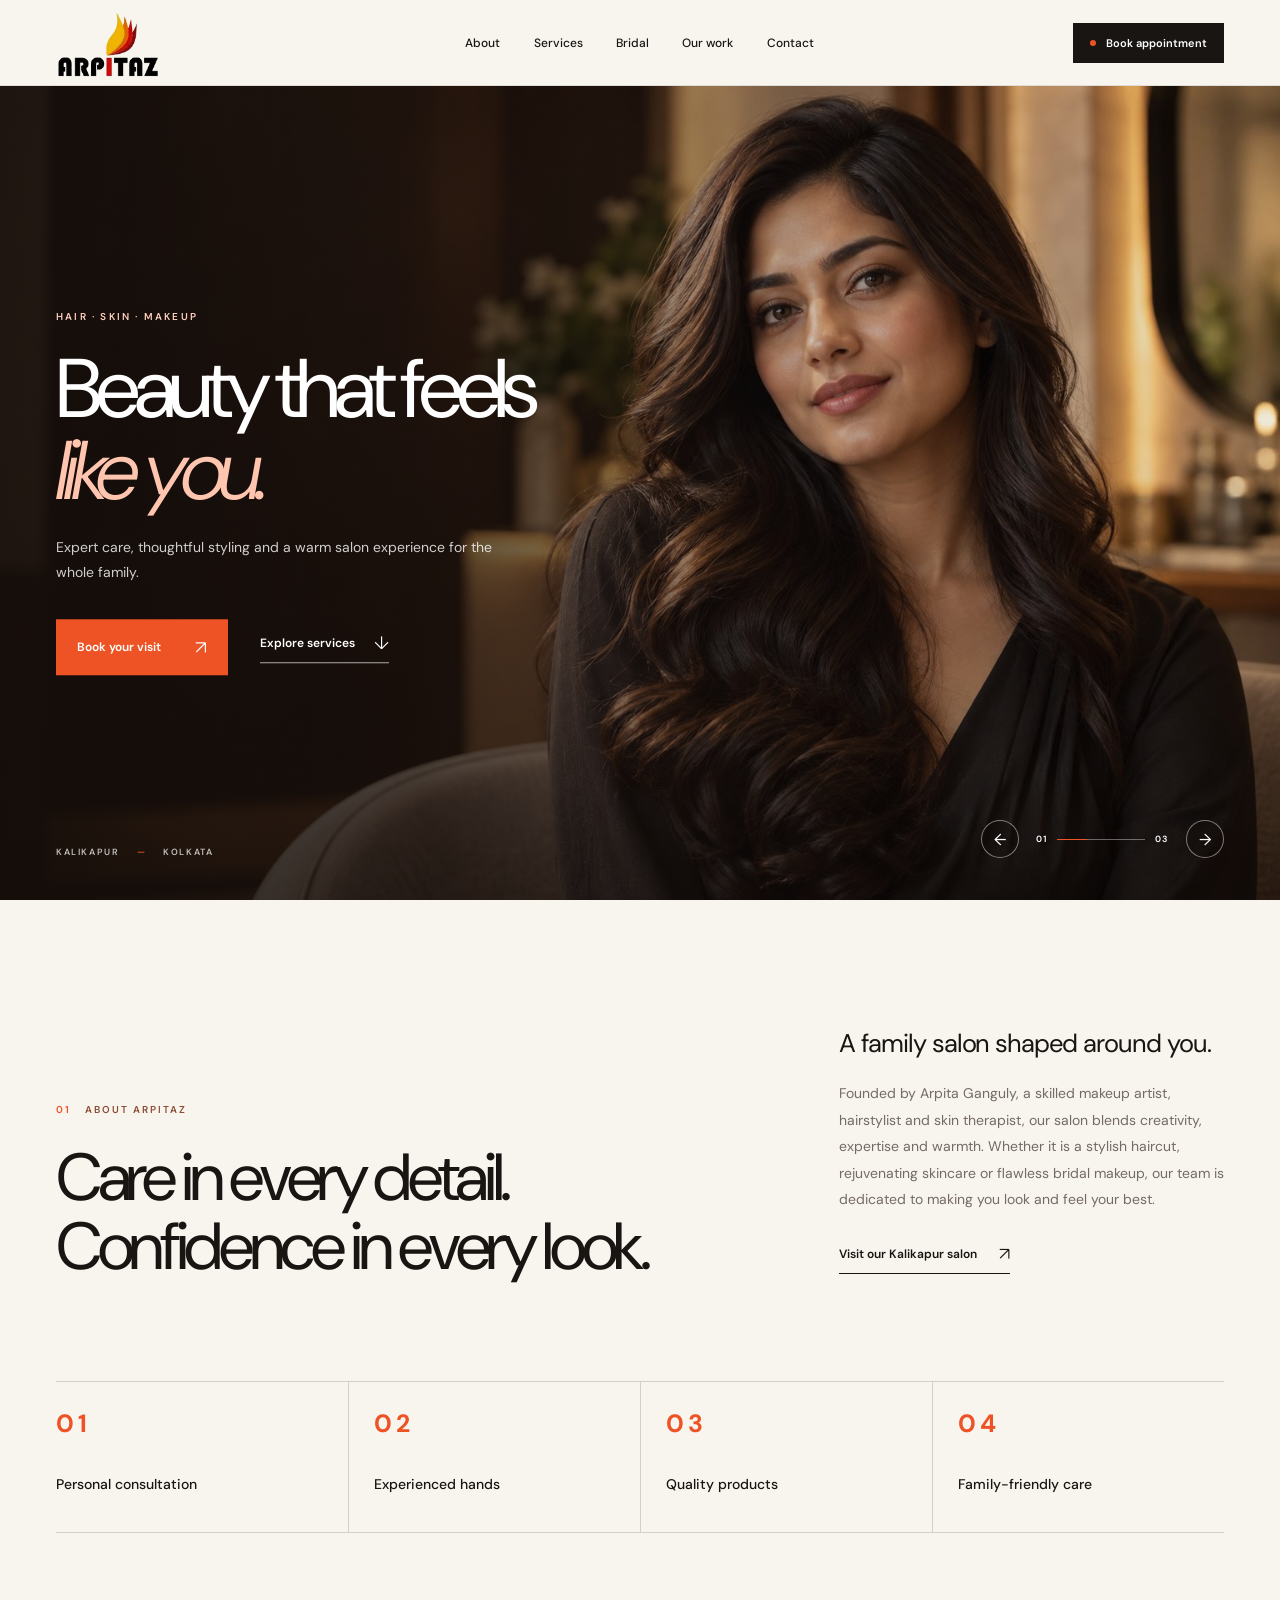
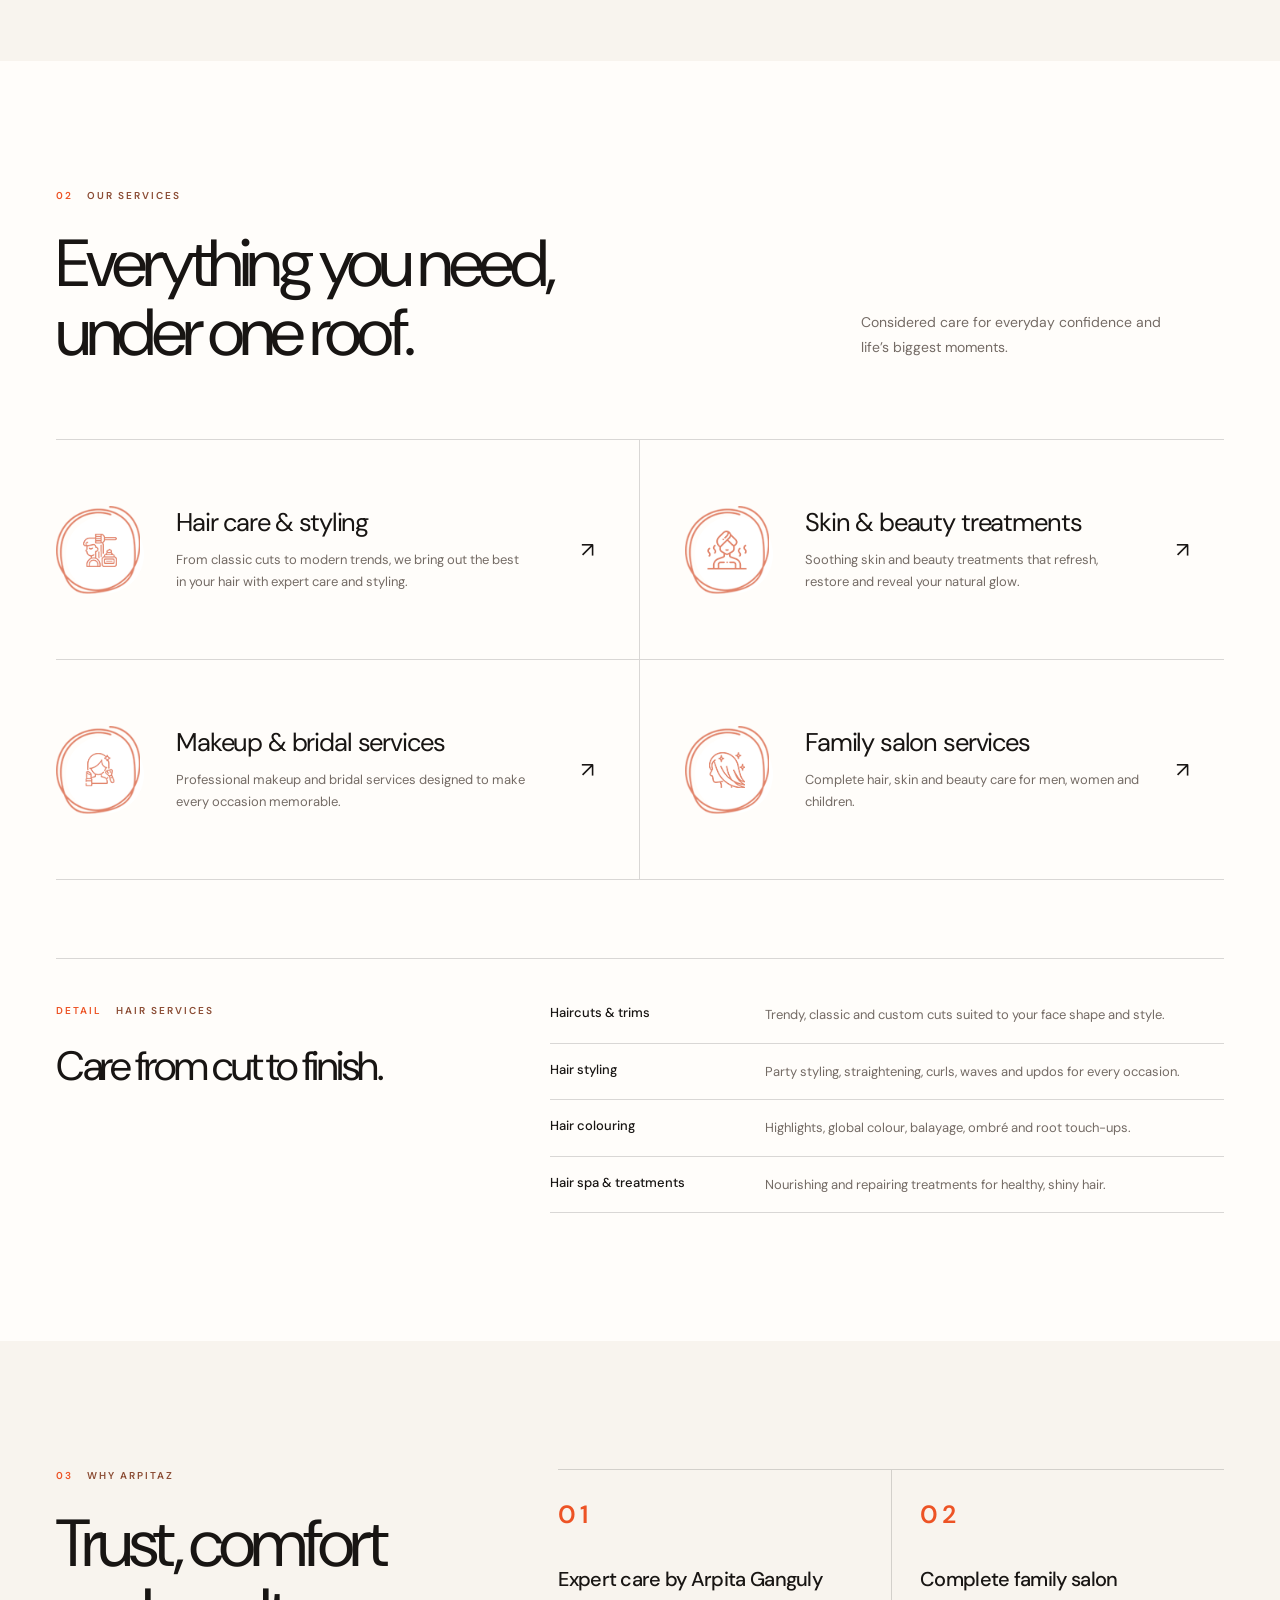
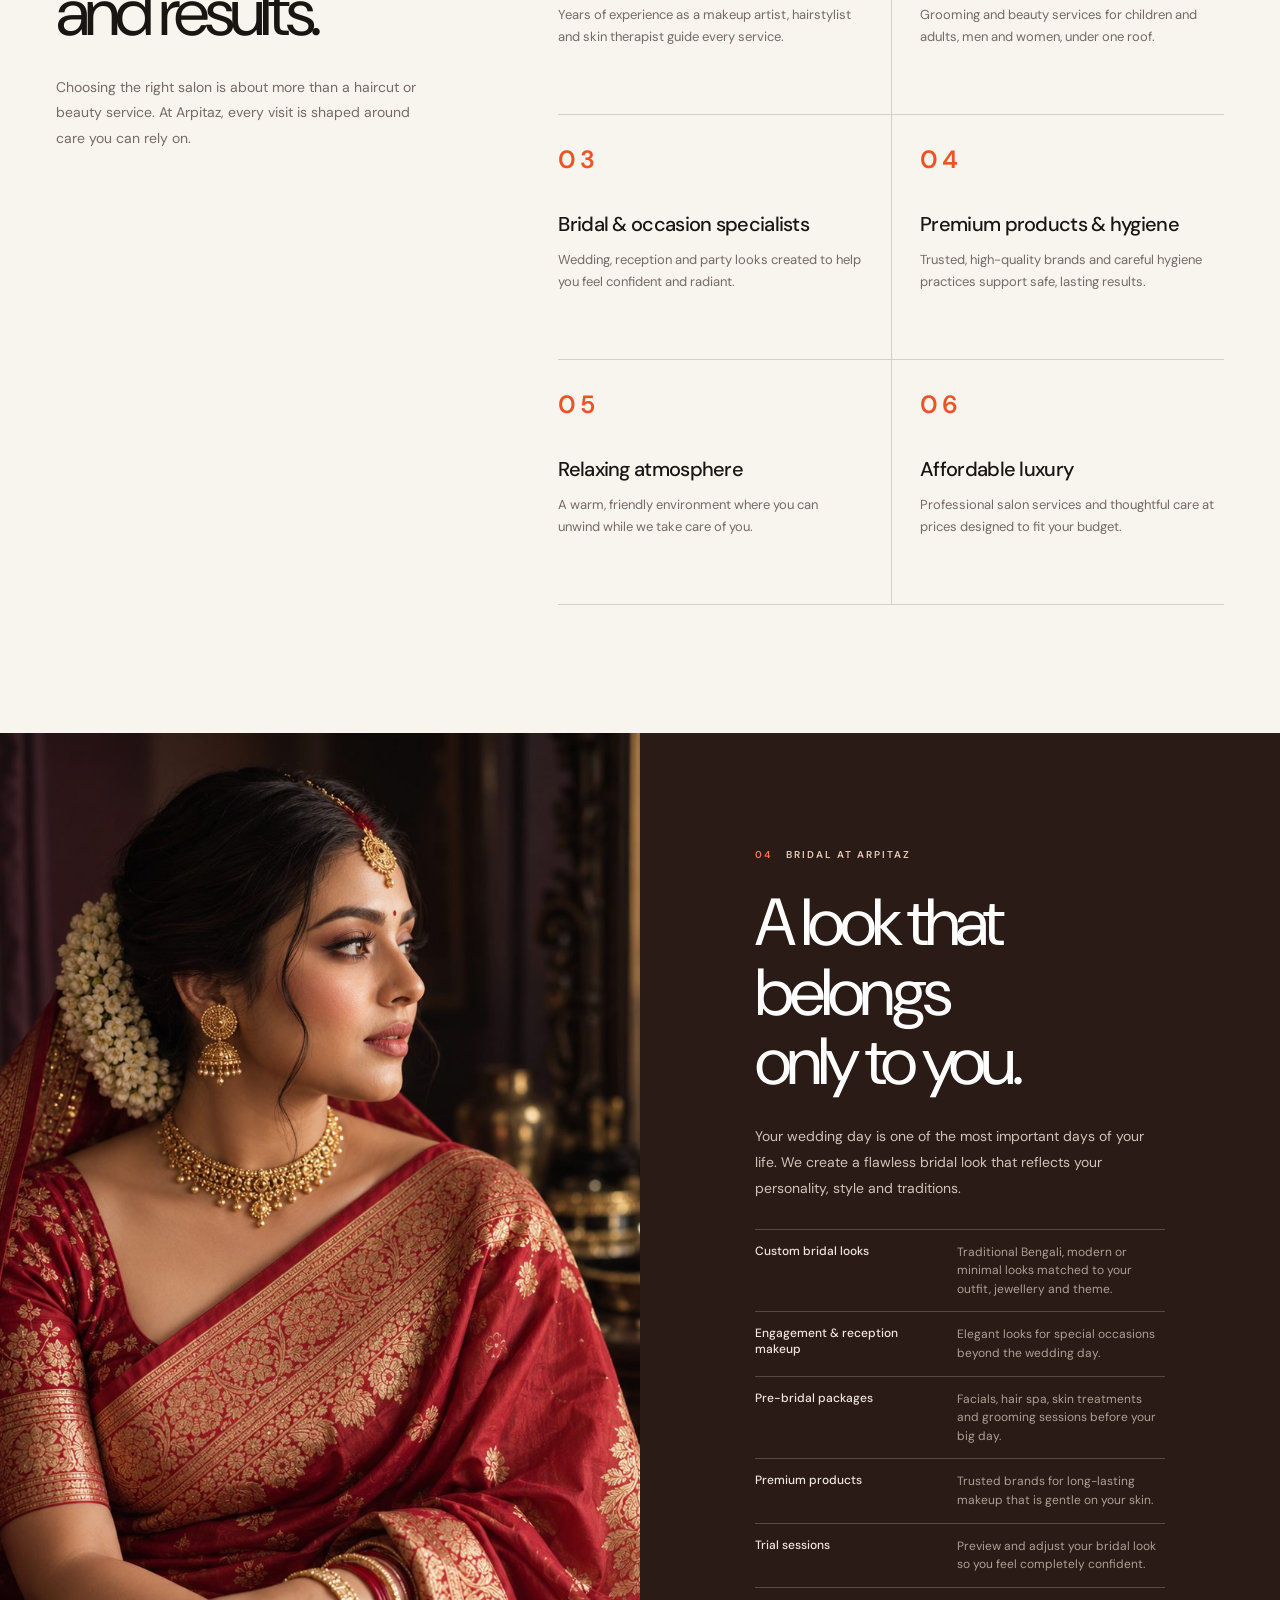
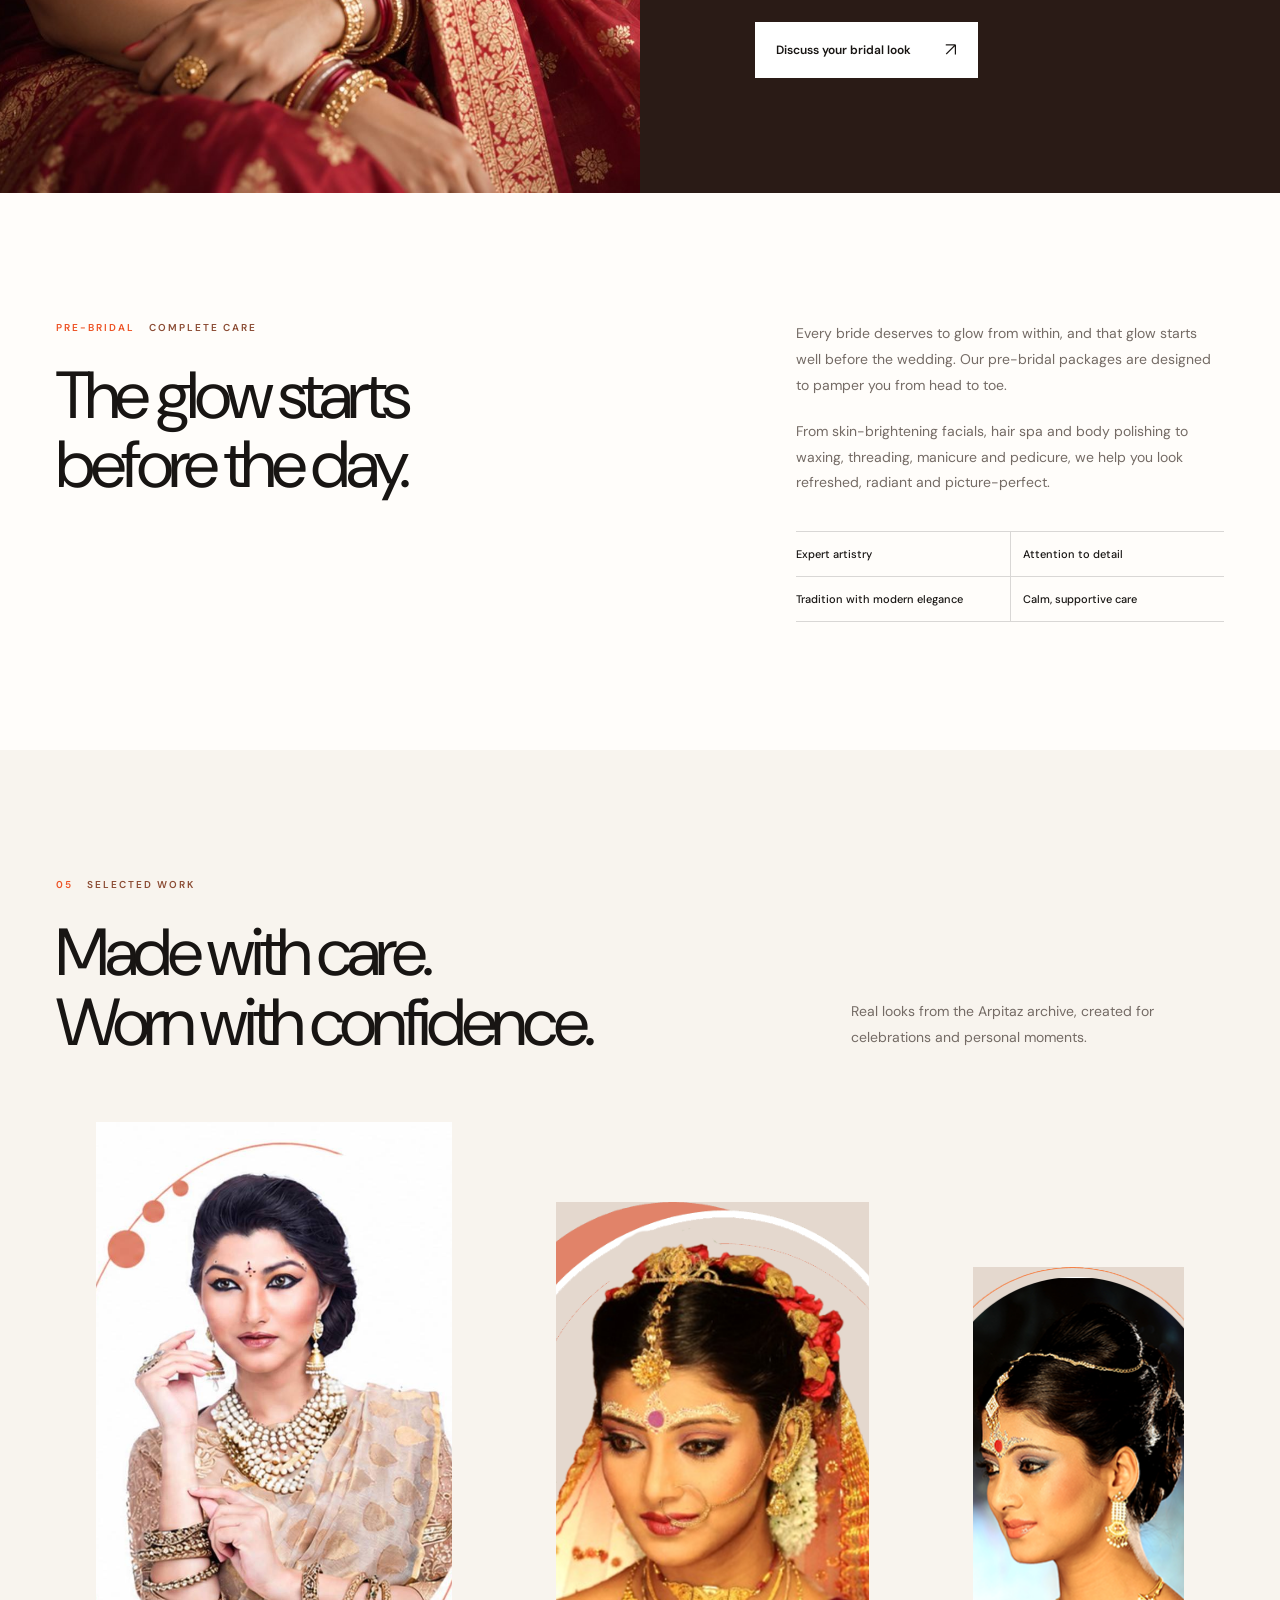
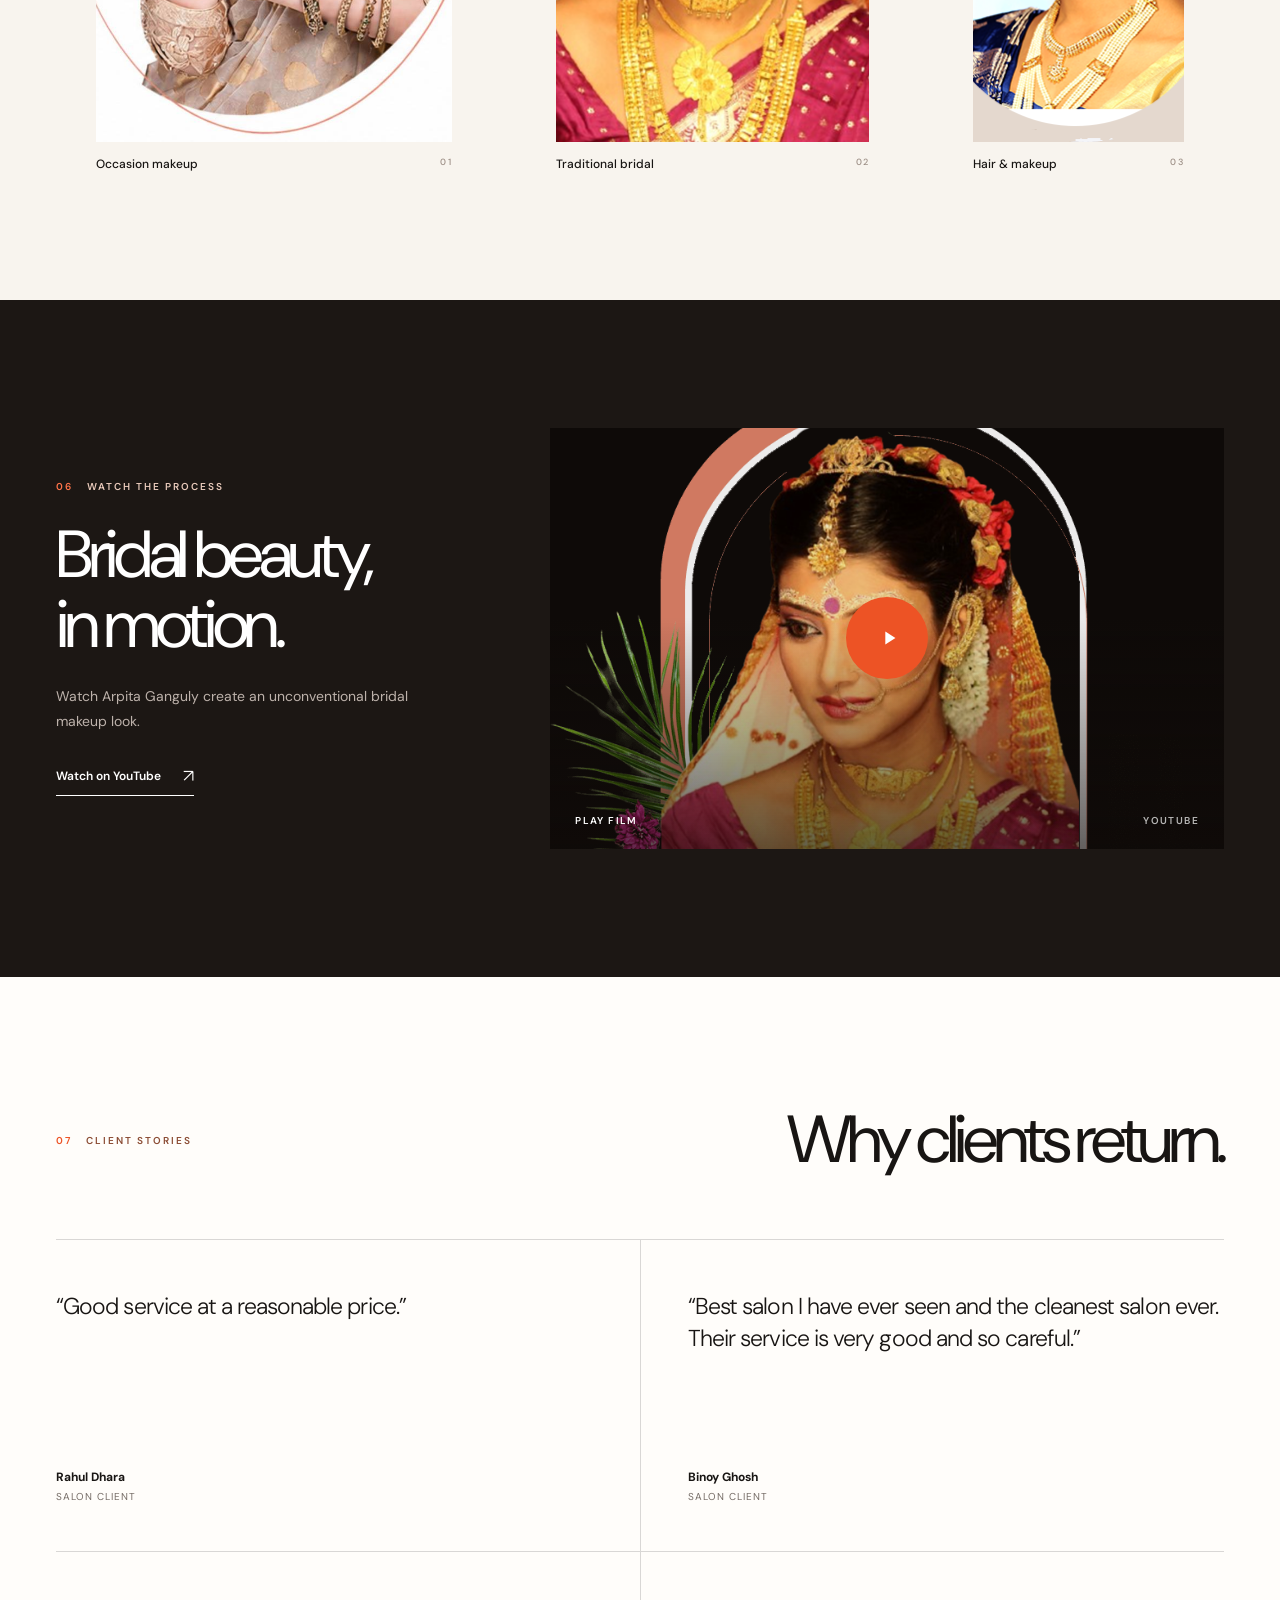
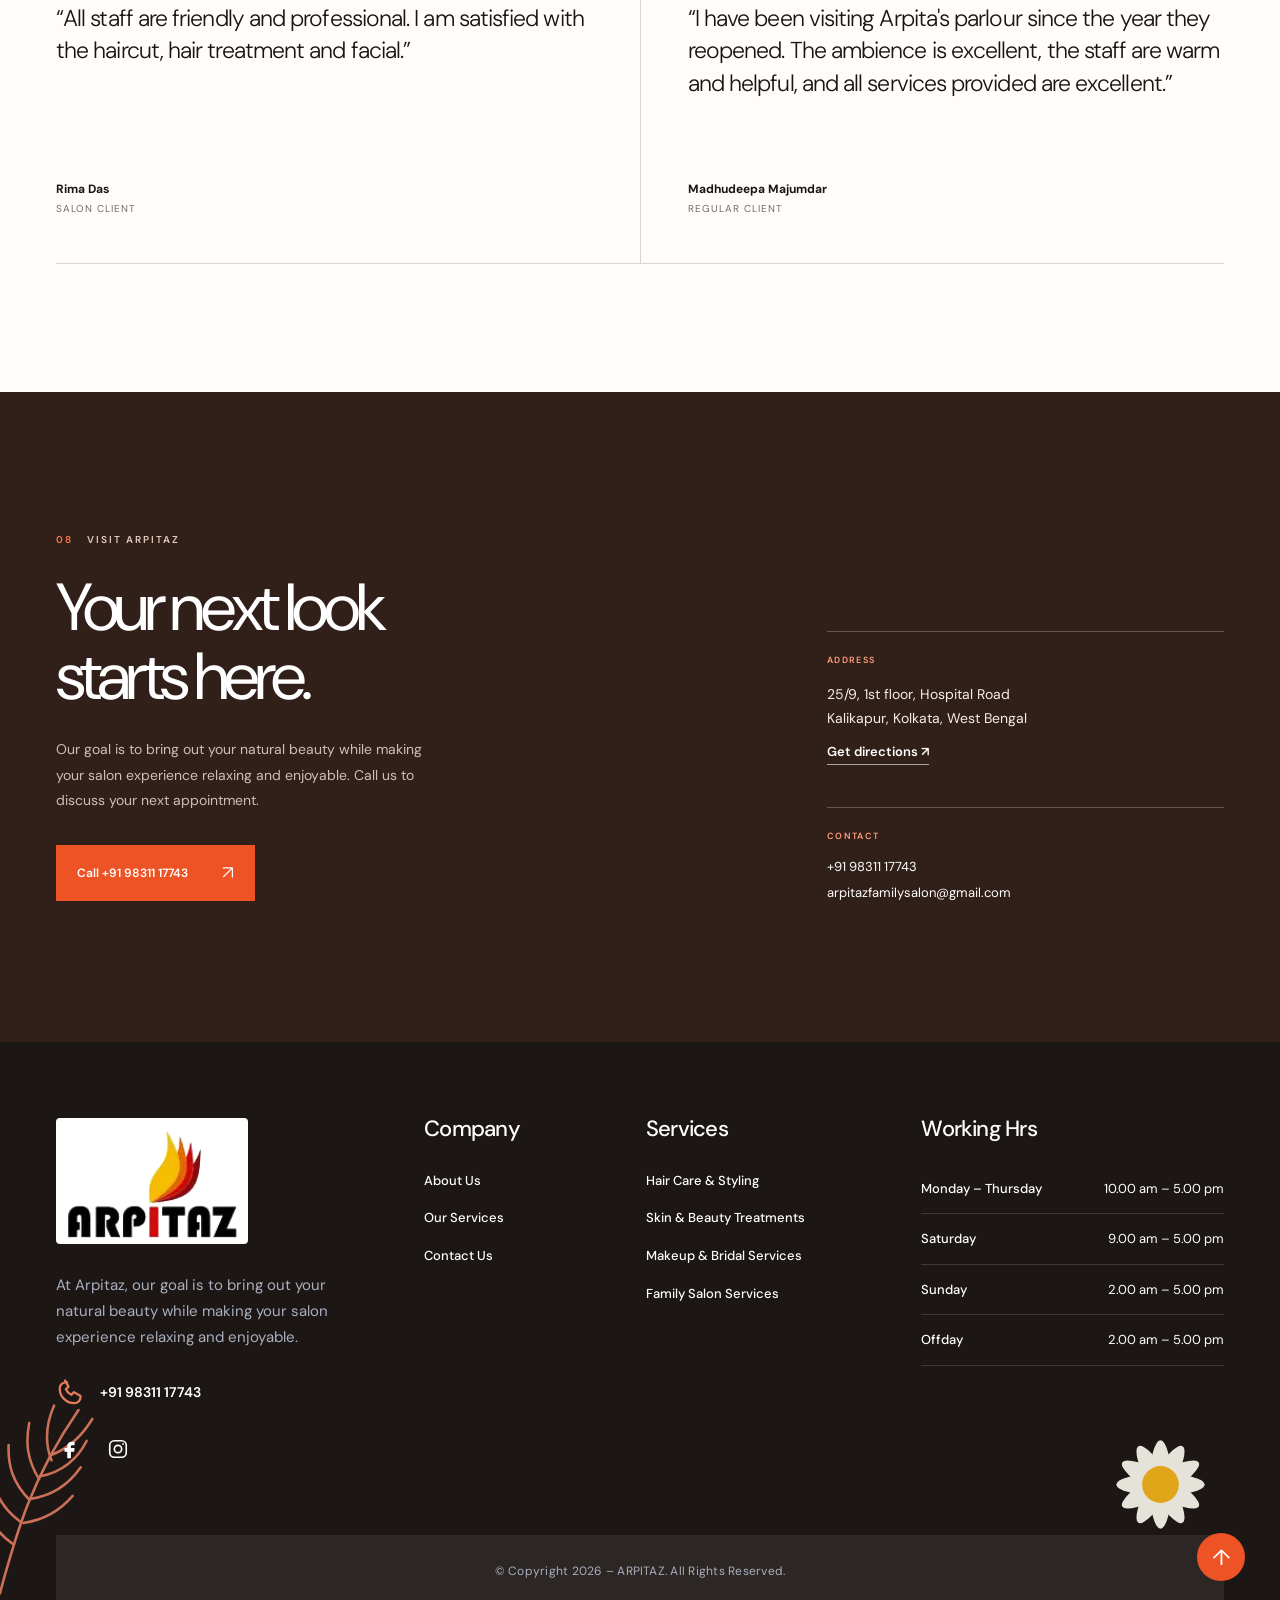
<file: index.html>
<!doctype html>
<html lang="en">
  <head>
    <meta charset="utf-8" />
    <meta name="viewport" content="width=device-width, initial-scale=1" />
    <meta name="theme-color" content="#f8f4ee" />
    <meta name="description" content="Arpitaz Hair & Beauty Family Salon in Kalikapur, Kolkata. Expert hair, skin, makeup and bridal services led by Arpita Ganguly." />
    <meta property="og:type" content="website" />
    <meta property="og:title" content="Arpitaz | Hair & Beauty Family Salon" />
    <meta property="og:description" content="Expert hair, skin, makeup and bridal care in Kalikapur, Kolkata." />
    <title>Arpitaz | Hair & Beauty Family Salon in Kolkata</title>
    <link rel="icon" type="image/svg+xml" href="assets/favicon.svg" />
    <link rel="preload" as="image" href="assets/hero.jpg" />
    <link rel="preconnect" href="https://fonts.googleapis.com" />
    <link rel="preconnect" href="https://fonts.gstatic.com" crossorigin />
    <link href="https://fonts.googleapis.com/css2?family=DM+Sans:ital,opsz,wght@0,9..40,300;0,9..40,400;0,9..40,500;0,9..40,600;1,9..40,400&display=swap" rel="stylesheet" />
    <link rel="stylesheet" href="https://cdnjs.cloudflare.com/ajax/libs/animate.css/3.7.2/animate.min.css" />
    <link rel="stylesheet" href="styles.css" />
    <script src="script.js" defer></script>
    <script src="https://cdnjs.cloudflare.com/ajax/libs/wow/1.1.2/wow.min.js" defer></script>
  </head>
  <body>
    <a class="skip-link" href="#main">Skip to content</a>

    <header class="site-header" id="site-header">
      <div class="header-inner">
        <a class="brand" href="#home" aria-label="Arpitaz Hair and Beauty Family Salon, home">
          <img src="assets/heade-logo.webp" alt="Arpitaz" width="168" height="104" />
        </a>

        <button class="menu-toggle" id="menu-toggle" type="button" aria-label="Open menu" aria-controls="site-nav" aria-expanded="false">
          <span></span><span></span>
        </button>

        <nav class="site-nav" id="site-nav" aria-label="Main navigation">
          <a href="about-us.html">About</a>
          <a href="#services">Services</a>
          <a href="#bridal">Bridal</a>
          <a href="#work">Our work</a>
          <a href="contact.html">Contact</a>
        </nav>

        <a class="header-cta" href="tel:+919831117743"><span></span> Book appointment</a>
      </div>
    </header>

    <main id="main">
      <section class="hero" id="home" aria-label="Arpitaz salon highlights">
        <div class="hero-slider" id="hero-slider">
          <article class="hero-slide is-active" data-slide aria-hidden="false">
            <img src="assets/hero.jpg" alt="Elegant hair styling and natural makeup" width="1536" height="1024" fetchpriority="high" />
            <div class="hero-overlay"></div>
            <div class="hero-copy section-shell">
              <p class="hero-kicker">HAIR · SKIN · MAKEUP</p>
              <h1>Beauty that feels<br /><em>like you.</em></h1>
              <p>Expert care, thoughtful styling and a warm salon experience for the whole family.</p>
              <div class="hero-actions">
                <a class="button button-accent" href="tel:+919831117743">Book your visit <span aria-hidden="true">↗</span></a>
                <a class="hero-text-link" href="#services">Explore services <span aria-hidden="true">↓</span></a>
              </div>
            </div>
          </article>

          <article class="hero-slide" data-slide aria-hidden="true" inert>
            <img src="assets/bridal.jpg" alt="Traditional Bengali bridal makeup and styling" width="1122" height="1402" />
            <div class="hero-overlay"></div>
            <div class="hero-copy section-shell">
              <p class="hero-kicker">BRIDAL & OCCASION</p>
              <h2>Made for your<br /><em>most beautiful day.</em></h2>
              <p>Personal bridal makeup and styling designed around your features, outfit and traditions.</p>
              <div class="hero-actions">
                <a class="button button-accent" href="tel:+919831117743">Enquire for bridal <span aria-hidden="true">↗</span></a>
                <a class="hero-text-link" href="#bridal">View bridal care <span aria-hidden="true">↓</span></a>
              </div>
            </div>
          </article>

          <article class="hero-slide" data-slide aria-hidden="true" inert>
            <img src="assets/hair.jpg" alt="Professional stylist arranging softly waved hair" width="1122" height="1402" />
            <div class="hero-overlay"></div>
            <div class="hero-copy section-shell">
              <p class="hero-kicker">HAIR CARE & STYLING</p>
              <h2>Good hair begins<br /><em>with good care.</em></h2>
              <p>From everyday cuts to colour, treatments and occasion styling, every look starts with listening.</p>
              <div class="hero-actions">
                <a class="button button-accent" href="tel:+919831117743">Plan your look <span aria-hidden="true">↗</span></a>
                <a class="hero-text-link" href="#services">See all services <span aria-hidden="true">↓</span></a>
              </div>
            </div>
          </article>
        </div>

        <div class="slider-controls" aria-label="Banner controls">
          <button class="slider-arrow" type="button" aria-label="Previous banner" data-slider-prev>←</button>
          <div class="slider-status" aria-hidden="true"><span data-slide-number>01</span><span class="slider-track"><i data-slider-progress></i></span><span>03</span></div>
          <button class="slider-arrow" type="button" aria-label="Next banner" data-slider-next>→</button>
        </div>

        <div class="hero-location"><span>KALIKAPUR</span><span>KOLKATA</span></div>
      </section>

      <section class="intro section-pad" id="about" aria-labelledby="about-title">
        <div class="section-shell intro-layout">
          <div class="intro-title wow fadeInUp" data-wow-duration="0.8s">
            <p class="eyebrow"><span>01</span> ABOUT ARPITAZ</p>
            <h2 id="about-title">Care in every detail.<br />Confidence in every look.</h2>
          </div>
          <div class="intro-copy wow fadeInUp" data-wow-delay="0.12s" data-wow-duration="0.8s">
            <p class="lead">A family salon shaped around you.</p>
            <p>Founded by Arpita Ganguly, a skilled makeup artist, hairstylist and skin therapist, our salon blends creativity, expertise and warmth. Whether it is a stylish haircut, rejuvenating skincare or flawless bridal makeup, our team is dedicated to making you look and feel your best.</p>
            <a class="line-link" href="#contact">Visit our Kalikapur salon <span aria-hidden="true">↗</span></a>
          </div>
        </div>

        <div class="section-shell values wow fadeInUp" data-wow-delay="0.1s" data-wow-duration="0.8s" aria-label="What to expect">
          <div><strong>01</strong><span>Personal consultation</span></div>
          <div><strong>02</strong><span>Experienced hands</span></div>
          <div><strong>03</strong><span>Quality products</span></div>
          <div><strong>04</strong><span>Family-friendly care</span></div>
        </div>
      </section>

      <section class="services section-pad" id="services" aria-labelledby="services-title">
        <div class="section-shell">
          <div class="section-heading wow fadeInUp" data-wow-duration="0.8s">
            <p class="eyebrow"><span>02</span> OUR SERVICES</p>
            <h2 id="services-title">Everything you need,<br />under one roof.</h2>
            <p>Considered care for everyday confidence and life’s biggest moments.</p>
          </div>

          <div class="service-grid">
            <a class="service-item wow fadeInUp" data-wow-duration="0.7s" href="#contact">
              <img src="assets/heair-care.png" alt="" width="113" height="113" loading="lazy" />
              <div><h3>Hair care & styling</h3><p>From classic cuts to modern trends, we bring out the best in your hair with expert care and styling.</p></div>
              <span class="item-arrow" aria-hidden="true">↗</span>
            </a>
            <a class="service-item wow fadeInUp" data-wow-delay="0.05s" data-wow-duration="0.7s" href="#contact">
              <img src="assets/feature2.png" alt="" width="113" height="113" loading="lazy" />
              <div><h3>Skin & beauty treatments</h3><p>Soothing skin and beauty treatments that refresh, restore and reveal your natural glow.</p></div>
              <span class="item-arrow" aria-hidden="true">↗</span>
            </a>
            <a class="service-item wow fadeInUp" data-wow-delay="0.1s" data-wow-duration="0.7s" href="#bridal">
              <img src="assets/Makeup-Bridal.png" alt="" width="113" height="113" loading="lazy" />
              <div><h3>Makeup & bridal services</h3><p>Professional makeup and bridal services designed to make every occasion memorable.</p></div>
              <span class="item-arrow" aria-hidden="true">↗</span>
            </a>
            <a class="service-item wow fadeInUp" data-wow-delay="0.15s" data-wow-duration="0.7s" href="#contact">
              <img src="assets/feature3.png" alt="" width="113" height="113" loading="lazy" />
              <div><h3>Family salon services</h3><p>Complete hair, skin and beauty care for men, women and children.</p></div>
              <span class="item-arrow" aria-hidden="true">↗</span>
            </a>
          </div>

          <div class="hair-detail wow fadeInUp" data-wow-duration="0.8s">
            <div><p class="eyebrow"><span>DETAIL</span> HAIR SERVICES</p><h3>Care from cut to finish.</h3></div>
            <ul>
              <li><strong>Haircuts & trims</strong><span>Trendy, classic and custom cuts suited to your face shape and style.</span></li>
              <li><strong>Hair styling</strong><span>Party styling, straightening, curls, waves and updos for every occasion.</span></li>
              <li><strong>Hair colouring</strong><span>Highlights, global colour, balayage, ombré and root touch-ups.</span></li>
              <li><strong>Hair spa & treatments</strong><span>Nourishing and repairing treatments for healthy, shiny hair.</span></li>
            </ul>
          </div>
        </div>
      </section>

      <section class="why section-pad" aria-labelledby="why-title">
        <div class="section-shell why-layout">
          <div class="why-intro wow fadeInUp" data-wow-duration="0.8s">
            <p class="eyebrow"><span>03</span> WHY ARPITAZ</p>
            <h2 id="why-title">Trust, comfort<br />and results.</h2>
            <p>Choosing the right salon is about more than a haircut or beauty service. At Arpitaz, every visit is shaped around care you can rely on.</p>
          </div>
          <div class="why-list">
            <div class="wow fadeInUp" data-wow-duration="0.7s"><span>01</span><h3>Expert care by Arpita Ganguly</h3><p>Years of experience as a makeup artist, hairstylist and skin therapist guide every service.</p></div>
            <div class="wow fadeInUp" data-wow-delay="0.04s" data-wow-duration="0.7s"><span>02</span><h3>Complete family salon</h3><p>Grooming and beauty services for children and adults, men and women, under one roof.</p></div>
            <div class="wow fadeInUp" data-wow-delay="0.08s" data-wow-duration="0.7s"><span>03</span><h3>Bridal & occasion specialists</h3><p>Wedding, reception and party looks created to help you feel confident and radiant.</p></div>
            <div class="wow fadeInUp" data-wow-delay="0.12s" data-wow-duration="0.7s"><span>04</span><h3>Premium products & hygiene</h3><p>Trusted, high-quality brands and careful hygiene practices support safe, lasting results.</p></div>
            <div class="wow fadeInUp" data-wow-delay="0.16s" data-wow-duration="0.7s"><span>05</span><h3>Relaxing atmosphere</h3><p>A warm, friendly environment where you can unwind while we take care of you.</p></div>
            <div class="wow fadeInUp" data-wow-delay="0.2s" data-wow-duration="0.7s"><span>06</span><h3>Affordable luxury</h3><p>Professional salon services and thoughtful care at prices designed to fit your budget.</p></div>
          </div>
        </div>
      </section>

      <section class="bridal-feature" id="bridal" aria-labelledby="bridal-title">
        <div class="bridal-image wow fadeIn" data-wow-duration="1s"><img src="assets/bridal.jpg" alt="Bengali bridal makeup and styling by Arpitaz" loading="lazy" width="1122" height="1402" /></div>
        <div class="bridal-panel">
          <div class="wow fadeInUp" data-wow-duration="0.8s">
            <p class="eyebrow eyebrow-light"><span>04</span> BRIDAL AT ARPITAZ</p>
            <h2 id="bridal-title">A look that belongs<br />only to you.</h2>
            <p>Your wedding day is one of the most important days of your life. We create a flawless bridal look that reflects your personality, style and traditions.</p>
            <ul>
              <li><strong>Custom bridal looks</strong><span>Traditional Bengali, modern or minimal looks matched to your outfit, jewellery and theme.</span></li>
              <li><strong>Engagement & reception makeup</strong><span>Elegant looks for special occasions beyond the wedding day.</span></li>
              <li><strong>Pre-bridal packages</strong><span>Facials, hair spa, skin treatments and grooming sessions before your big day.</span></li>
              <li><strong>Premium products</strong><span>Trusted brands for long-lasting makeup that is gentle on your skin.</span></li>
              <li><strong>Trial sessions</strong><span>Preview and adjust your bridal look so you feel completely confident.</span></li>
            </ul>
            <a class="button button-light" href="tel:+919831117743">Discuss your bridal look <span aria-hidden="true">↗</span></a>
          </div>
        </div>
      </section>

      <section class="prebridal section-pad" aria-labelledby="prebridal-title">
        <div class="section-shell prebridal-layout">
          <div class="prebridal-heading wow fadeInUp" data-wow-duration="0.8s"><p class="eyebrow"><span>PRE-BRIDAL</span> COMPLETE CARE</p><h2 id="prebridal-title">The glow starts<br />before the day.</h2></div>
          <div class="prebridal-copy wow fadeInUp" data-wow-delay="0.1s" data-wow-duration="0.8s">
            <p>Every bride deserves to glow from within, and that glow starts well before the wedding. Our pre-bridal packages are designed to pamper you from head to toe.</p>
            <p>From skin-brightening facials, hair spa and body polishing to waxing, threading, manicure and pedicure, we help you look refreshed, radiant and picture-perfect.</p>
            <div class="bride-points"><span>Expert artistry</span><span>Attention to detail</span><span>Tradition with modern elegance</span><span>Calm, supportive care</span></div>
          </div>
        </div>
      </section>

      <section class="work section-pad" id="work" aria-labelledby="work-title">
        <div class="section-shell">
          <div class="work-heading wow fadeInUp" data-wow-duration="0.8s">
            <div><p class="eyebrow"><span>05</span> SELECTED WORK</p><h2 id="work-title">Made with care.<br />Worn with confidence.</h2></div>
            <p>Real looks from the Arpitaz archive, created for celebrations and personal moments.</p>
          </div>

          <div class="work-gallery">
            <figure class="gallery-item gallery-tall wow fadeInUp" data-wow-duration="0.8s"><div><img src="assets/arpitaz_image.jpg" alt="Occasion makeup by Arpitaz" loading="lazy" width="806" height="1140" /></div><figcaption><span>Occasion makeup</span><small>01</small></figcaption></figure>
            <figure class="gallery-item gallery-wide wow fadeInUp" data-wow-delay="0.08s" data-wow-duration="0.8s"><div><img src="assets/home-img1.png" alt="Traditional bridal makeup by Arpitaz" loading="lazy" width="823" height="641" /></div><figcaption><span>Traditional bridal</span><small>02</small></figcaption></figure>
            <figure class="gallery-item gallery-portrait wow fadeInUp" data-wow-delay="0.16s" data-wow-duration="0.8s"><div><img src="assets/home-img2.png" alt="Hair and makeup by Arpitaz" loading="lazy" width="304" height="476" /></div><figcaption><span>Hair & makeup</span><small>03</small></figcaption></figure>
          </div>
        </div>
      </section>

      <section class="film section-pad" aria-labelledby="film-title">
        <div class="section-shell film-layout">
          <div class="film-copy wow fadeInUp" data-wow-duration="0.8s">
            <p class="eyebrow eyebrow-light"><span>06</span> WATCH THE PROCESS</p>
            <h2 id="film-title">Bridal beauty,<br />in motion.</h2>
            <p>Watch Arpita Ganguly create an unconventional bridal makeup look.</p>
            <a class="line-link line-link-light" href="https://youtu.be/aN1elP5_F_k" target="_blank" rel="noopener noreferrer">Watch on YouTube <span aria-hidden="true">↗</span></a>
          </div>
          <a class="film-preview wow fadeInUp" data-wow-delay="0.1s" data-wow-duration="0.8s" data-video-id="aN1elP5_F_k" href="https://youtu.be/aN1elP5_F_k" target="_blank" rel="noopener noreferrer" aria-label="Watch Unconventional Bridal Makeup by Arpita Ganguly">
            <img src="assets/home-img1.png" alt="Bridal makeup video preview" loading="lazy" width="823" height="641" />
            <span class="play-button" aria-hidden="true"><svg viewBox="0 0 24 24" width="22" height="22"><path d="m8 5 11 7-11 7V5Z" fill="currentColor" /></svg></span>
            <span class="film-label">PLAY FILM <i>YOUTUBE</i></span>
          </a>
        </div>
      </section>

      <section class="reviews section-pad" aria-labelledby="reviews-title">
        <div class="section-shell">
          <div class="reviews-heading wow fadeInUp" data-wow-duration="0.8s"><p class="eyebrow"><span>07</span> CLIENT STORIES</p><h2 id="reviews-title">Why clients return.</h2></div>
          <div class="review-grid">
            <blockquote class="wow fadeInUp" data-wow-duration="0.8s"><p>“Good service at a reasonable price.”</p><footer><strong>Rahul Dhara</strong><span>Salon client</span></footer></blockquote>
            <blockquote class="wow fadeInUp" data-wow-delay="0.05s" data-wow-duration="0.8s"><p>“Best salon I have ever seen and the cleanest salon ever. Their service is very good and so careful.”</p><footer><strong>Binoy Ghosh</strong><span>Salon client</span></footer></blockquote>
            <blockquote class="wow fadeInUp" data-wow-delay="0.1s" data-wow-duration="0.8s"><p>“All staff are friendly and professional. I am satisfied with the haircut, hair treatment and facial.”</p><footer><strong>Rima Das</strong><span>Salon client</span></footer></blockquote>
            <blockquote class="wow fadeInUp" data-wow-delay="0.15s" data-wow-duration="0.8s"><p>“I have been visiting Arpita's parlour since the year they reopened. The ambience is excellent, the staff are warm and helpful, and all services provided are excellent.”</p><footer><strong>Madhudeepa Majumdar</strong><span>Regular client</span></footer></blockquote>
          </div>
        </div>
      </section>

      <section class="contact" id="contact" aria-labelledby="contact-title">
        <div class="section-shell contact-layout">
          <div class="contact-copy wow fadeInUp" data-wow-duration="0.8s">
            <p class="eyebrow eyebrow-light"><span>08</span> VISIT ARPITAZ</p>
            <h2 id="contact-title">Your next look<br />starts here.</h2>
            <p>Our goal is to bring out your natural beauty while making your salon experience relaxing and enjoyable. Call us to discuss your next appointment.</p>
            <a class="button button-accent" href="tel:+919831117743">Call +91 98311 17743 <span aria-hidden="true">↗</span></a>
          </div>
          <div class="contact-details wow fadeInUp" data-wow-delay="0.1s" data-wow-duration="0.8s">
            <div><span>ADDRESS</span><address>25/9, 1st floor, Hospital Road<br />Kalikapur, Kolkata, West Bengal</address><a href="https://www.google.com/maps/search/?api=1&query=25%2F9%20Hospital%20Road%20Kalikapur%20Kolkata" target="_blank" rel="noopener noreferrer">Get directions ↗</a></div>
            <div><span>CONTACT</span><a href="tel:+919831117743">+91 98311 17743</a><a href="mailto:arpitazfamilysalon@gmail.com">arpitazfamilysalon@gmail.com</a></div>
          </div>
        </div>
      </section>
    </main>

    <footer class="site-footer">
      <svg class="footer-leaf" viewBox="0 0 180 220" aria-hidden="true"><path d="M10 218C42 150 70 92 137 24"/><path d="M35 164C18 147 10 128 9 105M48 140C28 119 23 98 25 76M63 117C47 94 45 73 50 50M78 95C68 70 70 50 78 29M96 76C91 52 98 32 110 14M51 142C76 143 96 135 113 121M64 116C91 117 111 107 128 90M80 92C105 92 126 80 140 61M96 70C119 66 136 54 151 37"/></svg>
      <svg class="footer-bloom" viewBox="0 0 220 220" aria-hidden="true"><g transform="translate(110 110)"><ellipse rx="18" ry="72" transform="rotate(0)"/><ellipse rx="18" ry="72" transform="rotate(30)"/><ellipse rx="18" ry="72" transform="rotate(60)"/><ellipse rx="18" ry="72" transform="rotate(90)"/><ellipse rx="18" ry="72" transform="rotate(120)"/><ellipse rx="18" ry="72" transform="rotate(150)"/><circle r="30"/></g></svg>

      <div class="section-shell footer-grid">
        <div class="footer-about">
          <a class="footer-logo" href="#home" aria-label="Arpitaz, back to top"><img src="assets/heade-logo.webp" alt="Arpitaz" width="168" height="104" loading="lazy" /></a>
          <p>At Arpitaz, our goal is to bring out your natural beauty while making your salon experience relaxing and enjoyable.</p>
          <a class="footer-phone" href="tel:+919831117743"><svg viewBox="0 0 24 24" aria-hidden="true"><path d="M7.1 2.8 10 7.7 7.9 9.8c.9 2 2.3 3.5 4.4 4.4l2.1-2.1 4.9 2.9c.3.2.5.5.4.9-.4 3.1-2.3 5-5.1 5C8.2 20.9 3 15.7 3 9.3c0-2.8 1.9-4.7 5-5.1.4-.1.8.1.9.4Z"/></svg><span>+91 98311 17743</span></a>
          <div class="footer-socials">
            <a href="https://www.facebook.com/ArpitazOfficial" target="_blank" rel="noopener noreferrer" aria-label="Arpitaz on Facebook"><svg viewBox="0 0 24 24" aria-hidden="true"><path d="M14 8h3V4h-3c-3.3 0-5 2-5 5v2H6v4h3v7h4v-7h3.5l.5-4h-4V9c0-.7.3-1 1-1Z"/></svg></a>
            <a href="https://www.instagram.com/arpitazsalon/" target="_blank" rel="noopener noreferrer" aria-label="Arpitaz on Instagram"><svg viewBox="0 0 24 24" aria-hidden="true"><rect x="3" y="3" width="18" height="18" rx="5"/><circle cx="12" cy="12" r="4"/><circle cx="17.5" cy="6.5" r="1" class="fill-dot"/></svg></a>
          </div>
        </div>

        <div class="footer-column">
          <h2>Company</h2>
          <nav aria-label="Footer company navigation"><a href="about-us.html">About Us</a><a href="#services">Our Services</a><a href="contact.html">Contact Us</a></nav>
        </div>

        <div class="footer-column">
          <h2>Services</h2>
          <nav aria-label="Footer services navigation"><a href="#services">Hair Care & Styling</a><a href="#services">Skin & Beauty Treatments</a><a href="#bridal">Makeup & Bridal Services</a><a href="#services">Family Salon Services</a></nav>
        </div>

        <div class="footer-column footer-hours">
          <h2>Working Hrs</h2>
          <dl><div><dt>Monday – Thursday</dt><dd>10.00 am – 5.00 pm</dd></div><div><dt>Saturday</dt><dd>9.00 am – 5.00 pm</dd></div><div><dt>Sunday</dt><dd>2.00 am – 5.00 pm</dd></div><div><dt>Offday</dt><dd>2.00 am – 5.00 pm</dd></div></dl>
        </div>
      </div>

      <div class="section-shell footer-bottom"><span>© Copyright <span id="year">2026</span> – ARPITAZ. All Rights Reserved.</span></div>
      <a class="back-to-top" href="#home" aria-label="Back to top">↑</a>
    </footer>
  </body>
</html>
</file>
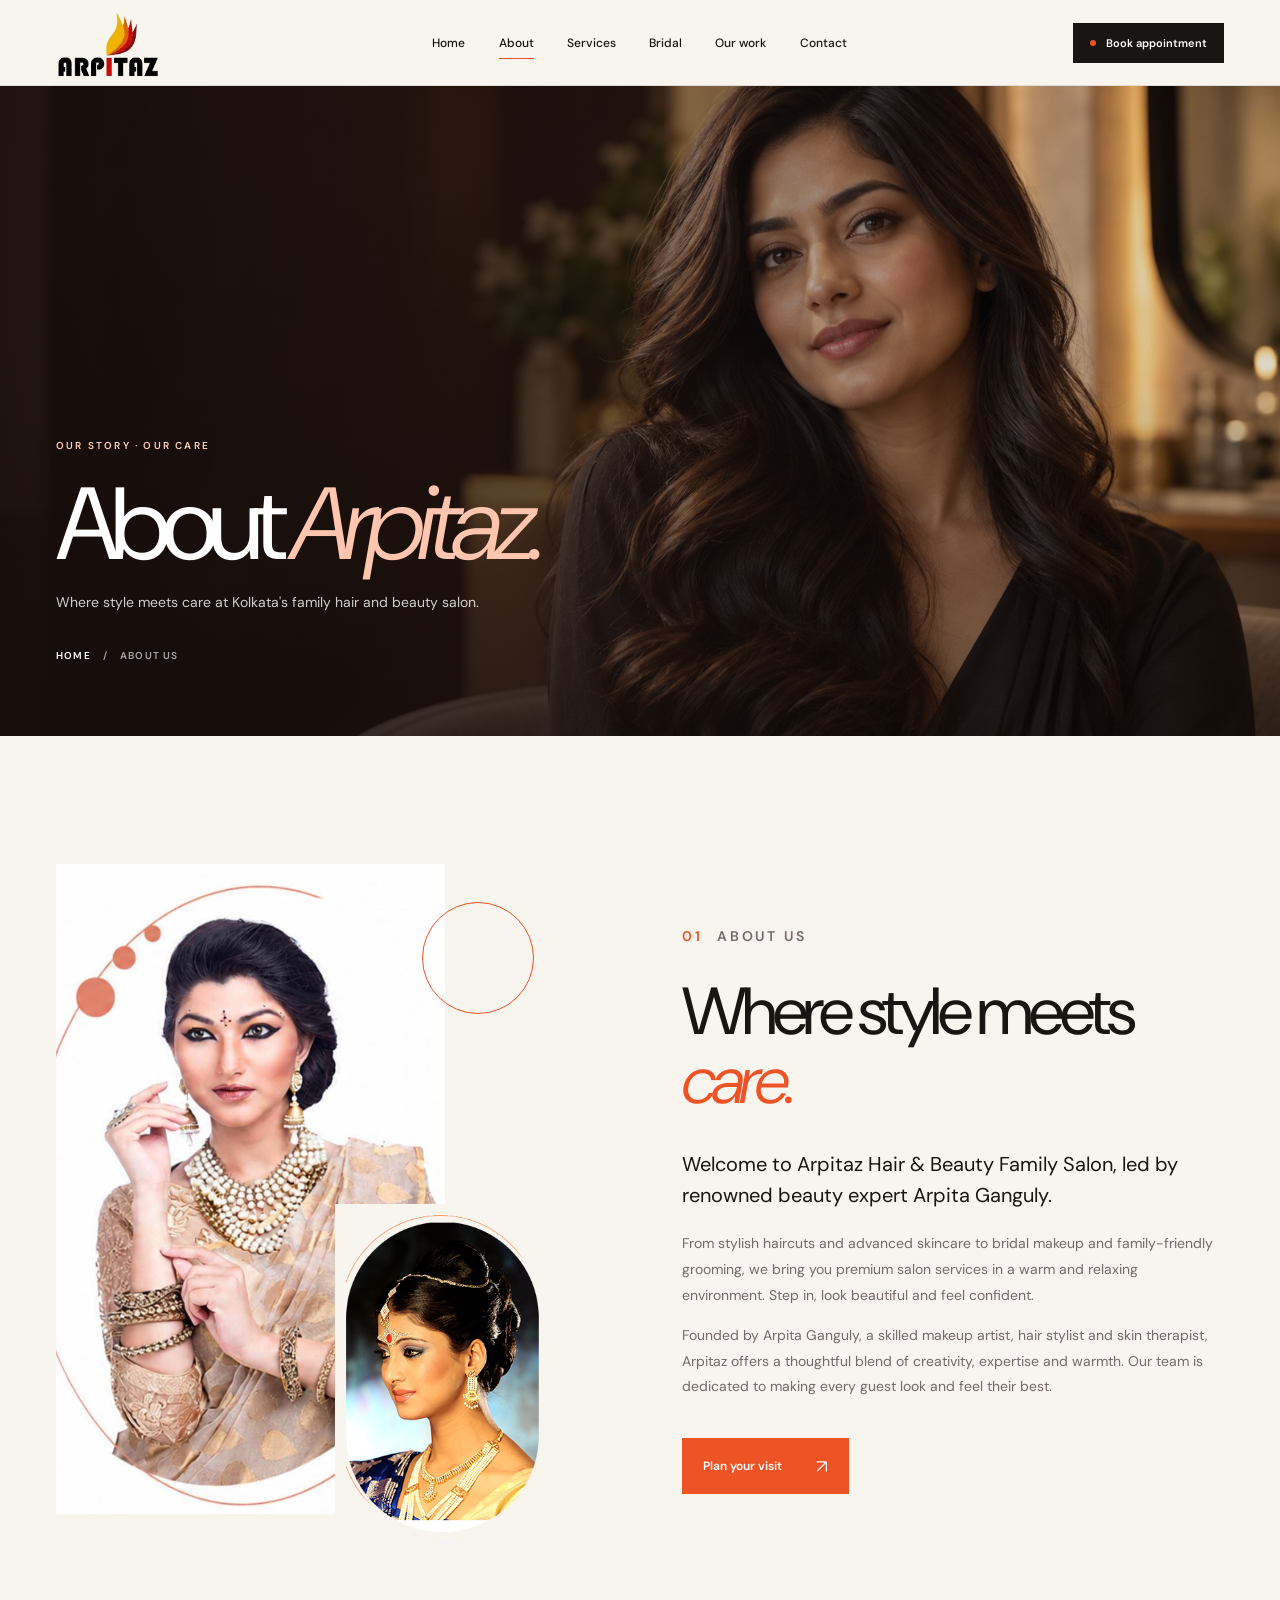
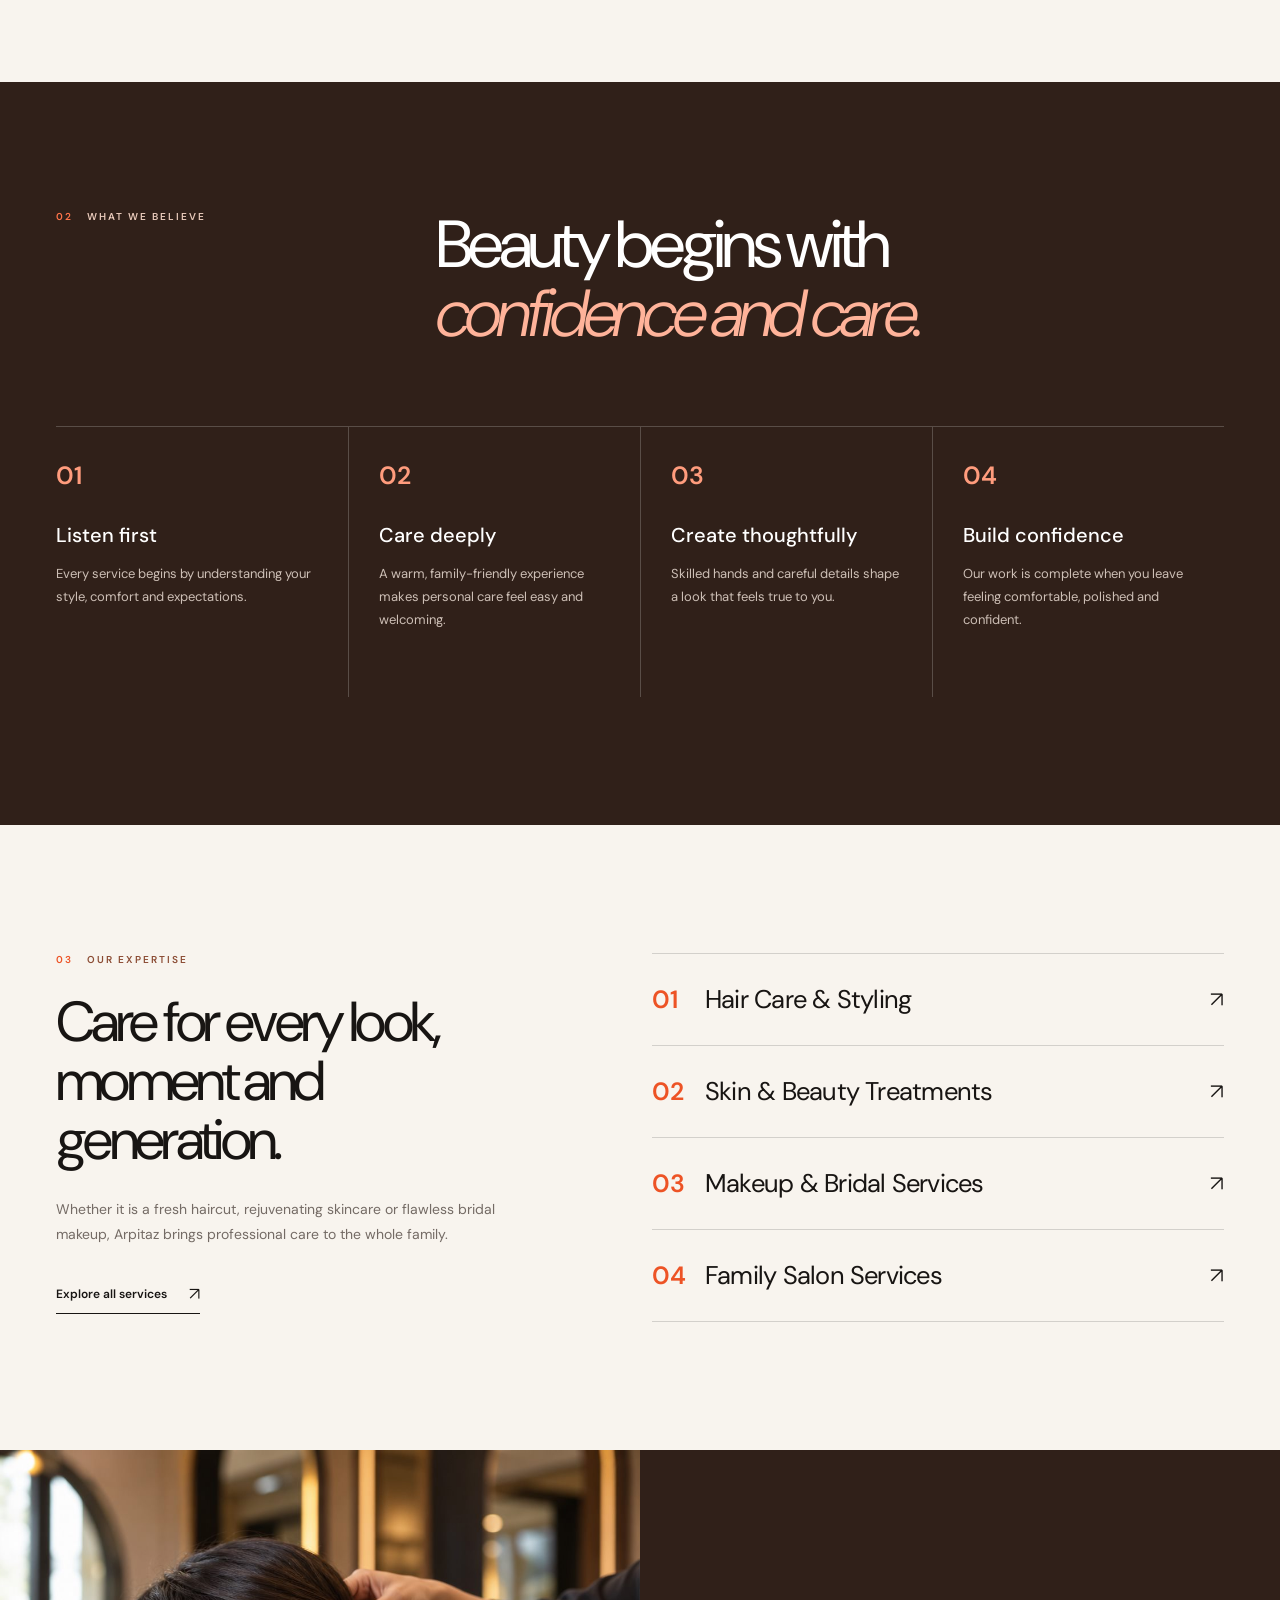
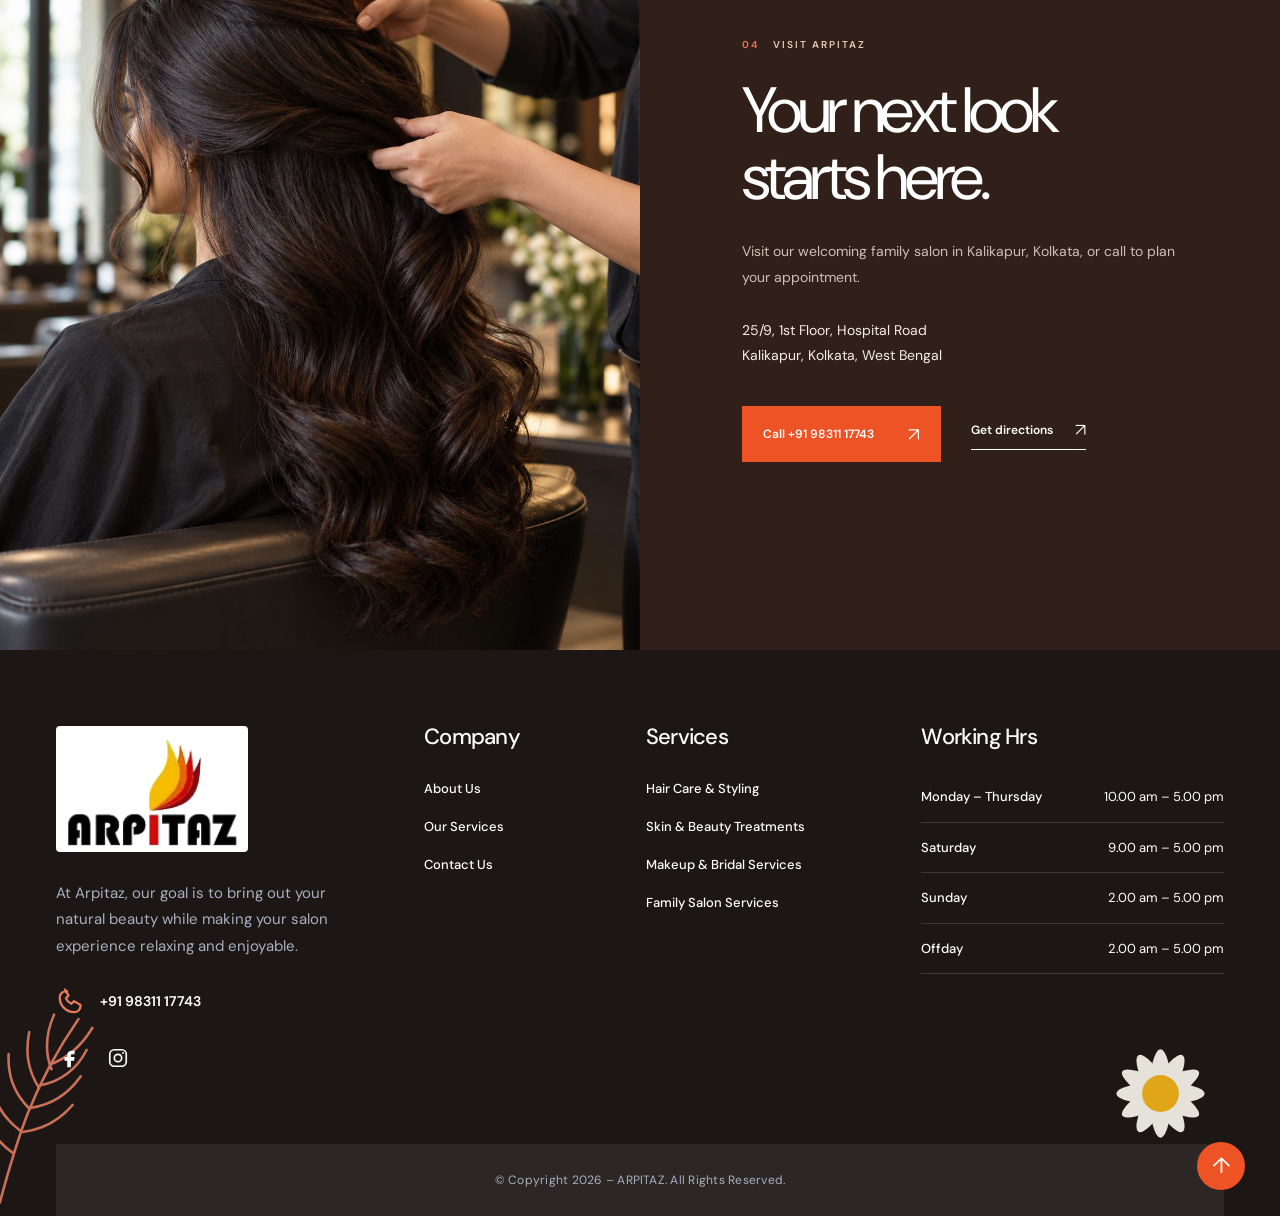
<file: about-us.html>
<!doctype html>
<html lang="en">
  <head>
    <meta charset="utf-8" />
    <meta name="viewport" content="width=device-width, initial-scale=1" />
    <meta name="theme-color" content="#f8f4ee" />
    <meta name="description" content="Meet Arpitaz Hair & Beauty Family Salon, founded by beauty expert Arpita Ganguly in Kalikapur, Kolkata." />
    <meta property="og:type" content="website" />
    <meta property="og:title" content="About Arpitaz | Hair & Beauty Family Salon" />
    <meta property="og:description" content="Where style meets care. Discover the story and values behind Arpitaz in Kolkata." />
    <title>About Arpitaz | Hair & Beauty Family Salon</title>
    <link rel="icon" type="image/svg+xml" href="assets/favicon.svg" />
    <link rel="preload" as="image" href="assets/hero.jpg" />
    <link rel="preconnect" href="https://fonts.googleapis.com" />
    <link rel="preconnect" href="https://fonts.gstatic.com" crossorigin />
    <link href="https://fonts.googleapis.com/css2?family=DM+Sans:ital,opsz,wght@0,9..40,300;0,9..40,400;0,9..40,500;0,9..40,600;1,9..40,400&display=swap" rel="stylesheet" />
    <link rel="stylesheet" href="https://cdnjs.cloudflare.com/ajax/libs/animate.css/3.7.2/animate.min.css" />
    <link rel="stylesheet" href="styles.css" />
    <script src="script.js" defer></script>
    <script src="https://cdnjs.cloudflare.com/ajax/libs/wow/1.1.2/wow.min.js" defer></script>
  </head>
  <body class="about-page">
    <a class="skip-link" href="#main">Skip to content</a>

    <header class="site-header" id="site-header">
      <div class="header-inner">
        <a class="brand" href="index.html" aria-label="Arpitaz Hair and Beauty Family Salon, home">
          <img src="assets/heade-logo.webp" alt="Arpitaz" width="168" height="104" />
        </a>
        <button class="menu-toggle" id="menu-toggle" type="button" aria-label="Open menu" aria-controls="site-nav" aria-expanded="false"><span></span><span></span></button>
        <nav class="site-nav" id="site-nav" aria-label="Main navigation">
          <a href="index.html">Home</a>
          <a class="is-current" href="about-us.html" aria-current="page">About</a>
          <a href="index.html#services">Services</a>
          <a href="index.html#bridal">Bridal</a>
          <a href="index.html#work">Our work</a>
          <a href="contact.html">Contact</a>
        </nav>
        <a class="header-cta" href="tel:+919831117743"><span></span> Book appointment</a>
      </div>
    </header>

    <main id="main">
      <section class="about-hero" id="home" aria-labelledby="page-title">
        <img src="assets/hero.jpg" alt="Arpitaz salon beauty styling" width="1536" height="1024" fetchpriority="high" />
        <div class="about-hero-shade"></div>
        <div class="section-shell about-hero-copy wow fadeInUp" data-wow-duration="0.9s">
          <p class="hero-kicker">OUR STORY &middot; OUR CARE</p>
          <h1 id="page-title">About <em>Arpitaz.</em></h1>
          <p>Where style meets care at Kolkata's family hair and beauty salon.</p>
          <nav class="breadcrumb" aria-label="Breadcrumb"><a href="index.html">Home</a><span aria-hidden="true">/</span><span>About Us</span></nav>
        </div>
      </section>

      <section class="about-story section-pad" id="story" aria-labelledby="story-title">
        <div class="section-shell about-story-grid">
          <div class="about-story-art wow fadeInLeft" data-wow-duration="0.9s">
            <div class="about-image-main"><img src="assets/arpitaz_image.jpg" alt="Elegant bridal makeup by Arpitaz" width="806" height="1140" /></div>
            <div class="about-image-detail"><img src="assets/home-img2.png" alt="Detailed bridal hair and makeup styling" width="299" height="471" loading="lazy" /></div>
            <span class="about-art-line" aria-hidden="true"></span>
          </div>
          <div class="about-story-copy wow fadeInUp" data-wow-delay="0.12s" data-wow-duration="0.9s">
            <p class="eyebrow"><span>01</span> ABOUT US</p>
            <h2 id="story-title">Where style meets <em>care.</em></h2>
            <p class="about-lead">Welcome to Arpitaz Hair &amp; Beauty Family Salon, led by renowned beauty expert Arpita Ganguly.</p>
            <p>From stylish haircuts and advanced skincare to bridal makeup and family-friendly grooming, we bring you premium salon services in a warm and relaxing environment. Step in, look beautiful and feel confident.</p>
            <p>Founded by Arpita Ganguly, a skilled makeup artist, hair stylist and skin therapist, Arpitaz offers a thoughtful blend of creativity, expertise and warmth. Our team is dedicated to making every guest look and feel their best.</p>
            <a class="button button-accent" href="tel:+919831117743">Plan your visit <span aria-hidden="true">&#8599;</span></a>
          </div>
        </div>
      </section>

      <section class="about-belief" aria-labelledby="belief-title">
        <div class="section-shell about-belief-head wow fadeInUp" data-wow-duration="0.8s">
          <p class="eyebrow eyebrow-light"><span>02</span> WHAT WE BELIEVE</p>
          <h2 id="belief-title">Beauty begins with<br /><em>confidence and care.</em></h2>
        </div>
        <div class="section-shell about-principles">
          <article class="wow fadeInUp" data-wow-delay="0.05s"><span>01</span><h3>Listen first</h3><p>Every service begins by understanding your style, comfort and expectations.</p></article>
          <article class="wow fadeInUp" data-wow-delay="0.1s"><span>02</span><h3>Care deeply</h3><p>A warm, family-friendly experience makes personal care feel easy and welcoming.</p></article>
          <article class="wow fadeInUp" data-wow-delay="0.15s"><span>03</span><h3>Create thoughtfully</h3><p>Skilled hands and careful details shape a look that feels true to you.</p></article>
          <article class="wow fadeInUp" data-wow-delay="0.2s"><span>04</span><h3>Build confidence</h3><p>Our work is complete when you leave feeling comfortable, polished and confident.</p></article>
        </div>
      </section>

      <section class="about-expertise section-pad" aria-labelledby="expertise-title">
        <div class="section-shell about-expertise-grid">
          <div class="about-expertise-copy wow fadeInUp" data-wow-duration="0.8s">
            <p class="eyebrow"><span>03</span> OUR EXPERTISE</p>
            <h2 id="expertise-title">Care for every look,<br />moment and generation.</h2>
            <p>Whether it is a fresh haircut, rejuvenating skincare or flawless bridal makeup, Arpitaz brings professional care to the whole family.</p>
            <a class="line-link" href="index.html#services">Explore all services <span aria-hidden="true">&#8599;</span></a>
          </div>
          <div class="about-expertise-list wow fadeInUp" data-wow-delay="0.1s" data-wow-duration="0.8s">
            <a href="index.html#services"><span>01</span><strong>Hair Care &amp; Styling</strong><i aria-hidden="true">&#8599;</i></a>
            <a href="index.html#services"><span>02</span><strong>Skin &amp; Beauty Treatments</strong><i aria-hidden="true">&#8599;</i></a>
            <a href="index.html#bridal"><span>03</span><strong>Makeup &amp; Bridal Services</strong><i aria-hidden="true">&#8599;</i></a>
            <a href="index.html#services"><span>04</span><strong>Family Salon Services</strong><i aria-hidden="true">&#8599;</i></a>
          </div>
        </div>
      </section>

      <section class="about-visit" id="contact" aria-labelledby="visit-title">
        <div class="about-visit-image"><img src="assets/hair.jpg" alt="Professional hair styling at Arpitaz" width="1122" height="1402" loading="lazy" /></div>
        <div class="about-visit-copy wow fadeInUp" data-wow-duration="0.8s">
          <p class="eyebrow eyebrow-light"><span>04</span> VISIT ARPITAZ</p>
          <h2 id="visit-title">Your next look<br />starts here.</h2>
          <p>Visit our welcoming family salon in Kalikapur, Kolkata, or call to plan your appointment.</p>
          <address>25/9, 1st Floor, Hospital Road<br />Kalikapur, Kolkata, West Bengal</address>
          <div class="about-visit-actions">
            <a class="button button-accent" href="tel:+919831117743">Call +91 98311 17743 <span aria-hidden="true">&#8599;</span></a>
            <a class="line-link line-link-light" href="https://www.google.com/maps/search/?api=1&amp;query=25%2F9%20Hospital%20Road%20Kalikapur%20Kolkata" target="_blank" rel="noopener noreferrer">Get directions <span aria-hidden="true">&#8599;</span></a>
          </div>
        </div>
      </section>
    </main>

    <footer class="site-footer">
      <svg class="footer-leaf" viewBox="0 0 180 220" aria-hidden="true"><path d="M10 218C42 150 70 92 137 24"/><path d="M35 164C18 147 10 128 9 105M48 140C28 119 23 98 25 76M63 117C47 94 45 73 50 50M78 95C68 70 70 50 78 29M96 76C91 52 98 32 110 14M51 142C76 143 96 135 113 121M64 116C91 117 111 107 128 90M80 92C105 92 126 80 140 61M96 70C119 66 136 54 151 37"/></svg>
      <svg class="footer-bloom" viewBox="0 0 220 220" aria-hidden="true"><g transform="translate(110 110)"><ellipse rx="18" ry="72" transform="rotate(0)"/><ellipse rx="18" ry="72" transform="rotate(30)"/><ellipse rx="18" ry="72" transform="rotate(60)"/><ellipse rx="18" ry="72" transform="rotate(90)"/><ellipse rx="18" ry="72" transform="rotate(120)"/><ellipse rx="18" ry="72" transform="rotate(150)"/><circle r="30"/></g></svg>
      <div class="section-shell footer-grid">
        <div class="footer-about">
          <a class="footer-logo" href="index.html" aria-label="Arpitaz home"><img src="assets/heade-logo.webp" alt="Arpitaz" width="168" height="104" loading="lazy" /></a>
          <p>At Arpitaz, our goal is to bring out your natural beauty while making your salon experience relaxing and enjoyable.</p>
          <a class="footer-phone" href="tel:+919831117743"><svg viewBox="0 0 24 24" aria-hidden="true"><path d="M7.1 2.8 10 7.7 7.9 9.8c.9 2 2.3 3.5 4.4 4.4l2.1-2.1 4.9 2.9c.3.2.5.5.4.9-.4 3.1-2.3 5-5.1 5C8.2 20.9 3 15.7 3 9.3c0-2.8 1.9-4.7 5-5.1.4-.1.8.1.9.4Z"/></svg><span>+91 98311 17743</span></a>
          <div class="footer-socials"><a href="https://www.facebook.com/ArpitazOfficial" target="_blank" rel="noopener noreferrer" aria-label="Arpitaz on Facebook"><svg viewBox="0 0 24 24" aria-hidden="true"><path d="M14 8h3V4h-3c-3.3 0-5 2-5 5v2H6v4h3v7h4v-7h3.5l.5-4h-4V9c0-.7.3-1 1-1Z"/></svg></a><a href="https://www.instagram.com/arpitazsalon/" target="_blank" rel="noopener noreferrer" aria-label="Arpitaz on Instagram"><svg viewBox="0 0 24 24" aria-hidden="true"><rect x="3" y="3" width="18" height="18" rx="5"/><circle cx="12" cy="12" r="4"/><circle cx="17.5" cy="6.5" r="1" class="fill-dot"/></svg></a></div>
        </div>
        <div class="footer-column"><h2>Company</h2><nav aria-label="Footer company navigation"><a href="about-us.html">About Us</a><a href="index.html#services">Our Services</a><a href="contact.html">Contact Us</a></nav></div>
        <div class="footer-column"><h2>Services</h2><nav aria-label="Footer services navigation"><a href="index.html#services">Hair Care &amp; Styling</a><a href="index.html#services">Skin &amp; Beauty Treatments</a><a href="index.html#bridal">Makeup &amp; Bridal Services</a><a href="index.html#services">Family Salon Services</a></nav></div>
        <div class="footer-column footer-hours"><h2>Working Hrs</h2><dl><div><dt>Monday &ndash; Thursday</dt><dd>10.00 am &ndash; 5.00 pm</dd></div><div><dt>Saturday</dt><dd>9.00 am &ndash; 5.00 pm</dd></div><div><dt>Sunday</dt><dd>2.00 am &ndash; 5.00 pm</dd></div><div><dt>Offday</dt><dd>2.00 am &ndash; 5.00 pm</dd></div></dl></div>
      </div>
      <div class="section-shell footer-bottom"><span>&copy; Copyright <span id="year">2026</span> &ndash; ARPITAZ. All Rights Reserved.</span></div>
      <a class="back-to-top" href="#home" aria-label="Back to top">&#8593;</a>
    </footer>
  </body>
</html>
</file>
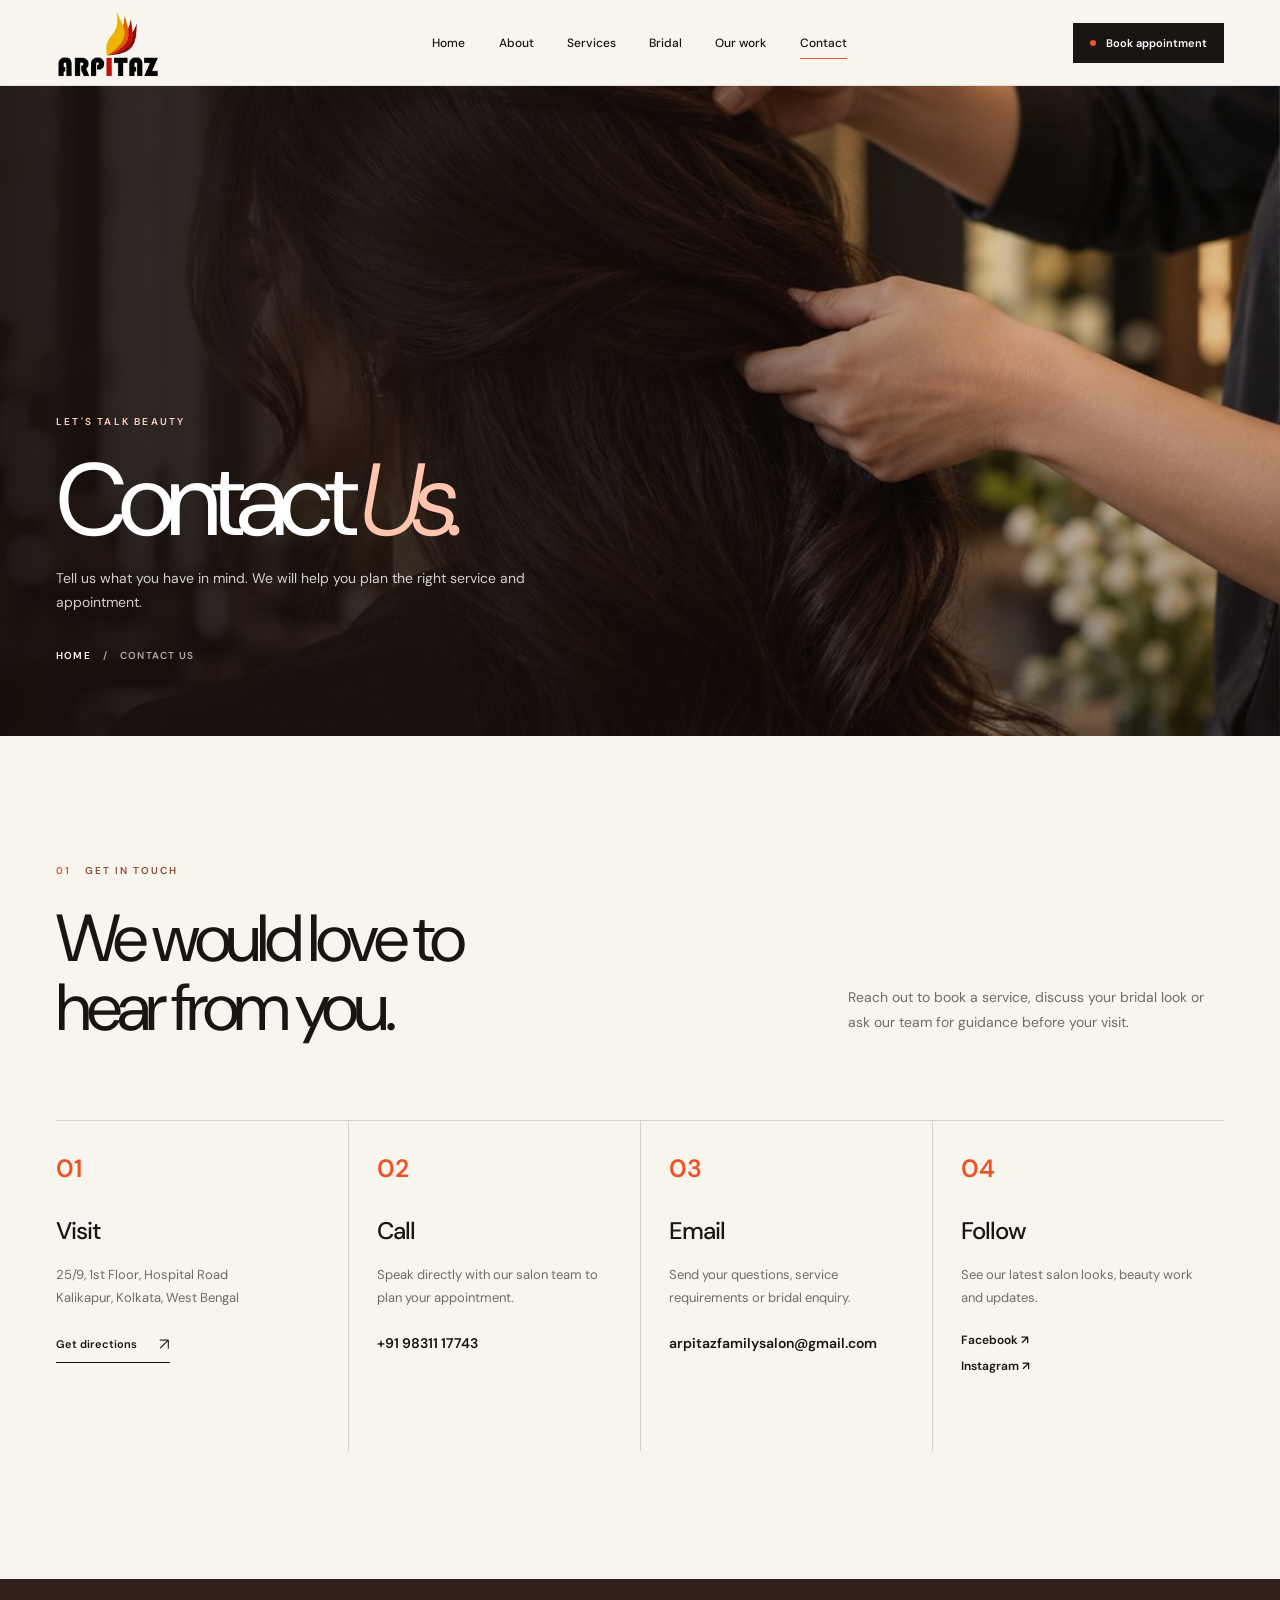
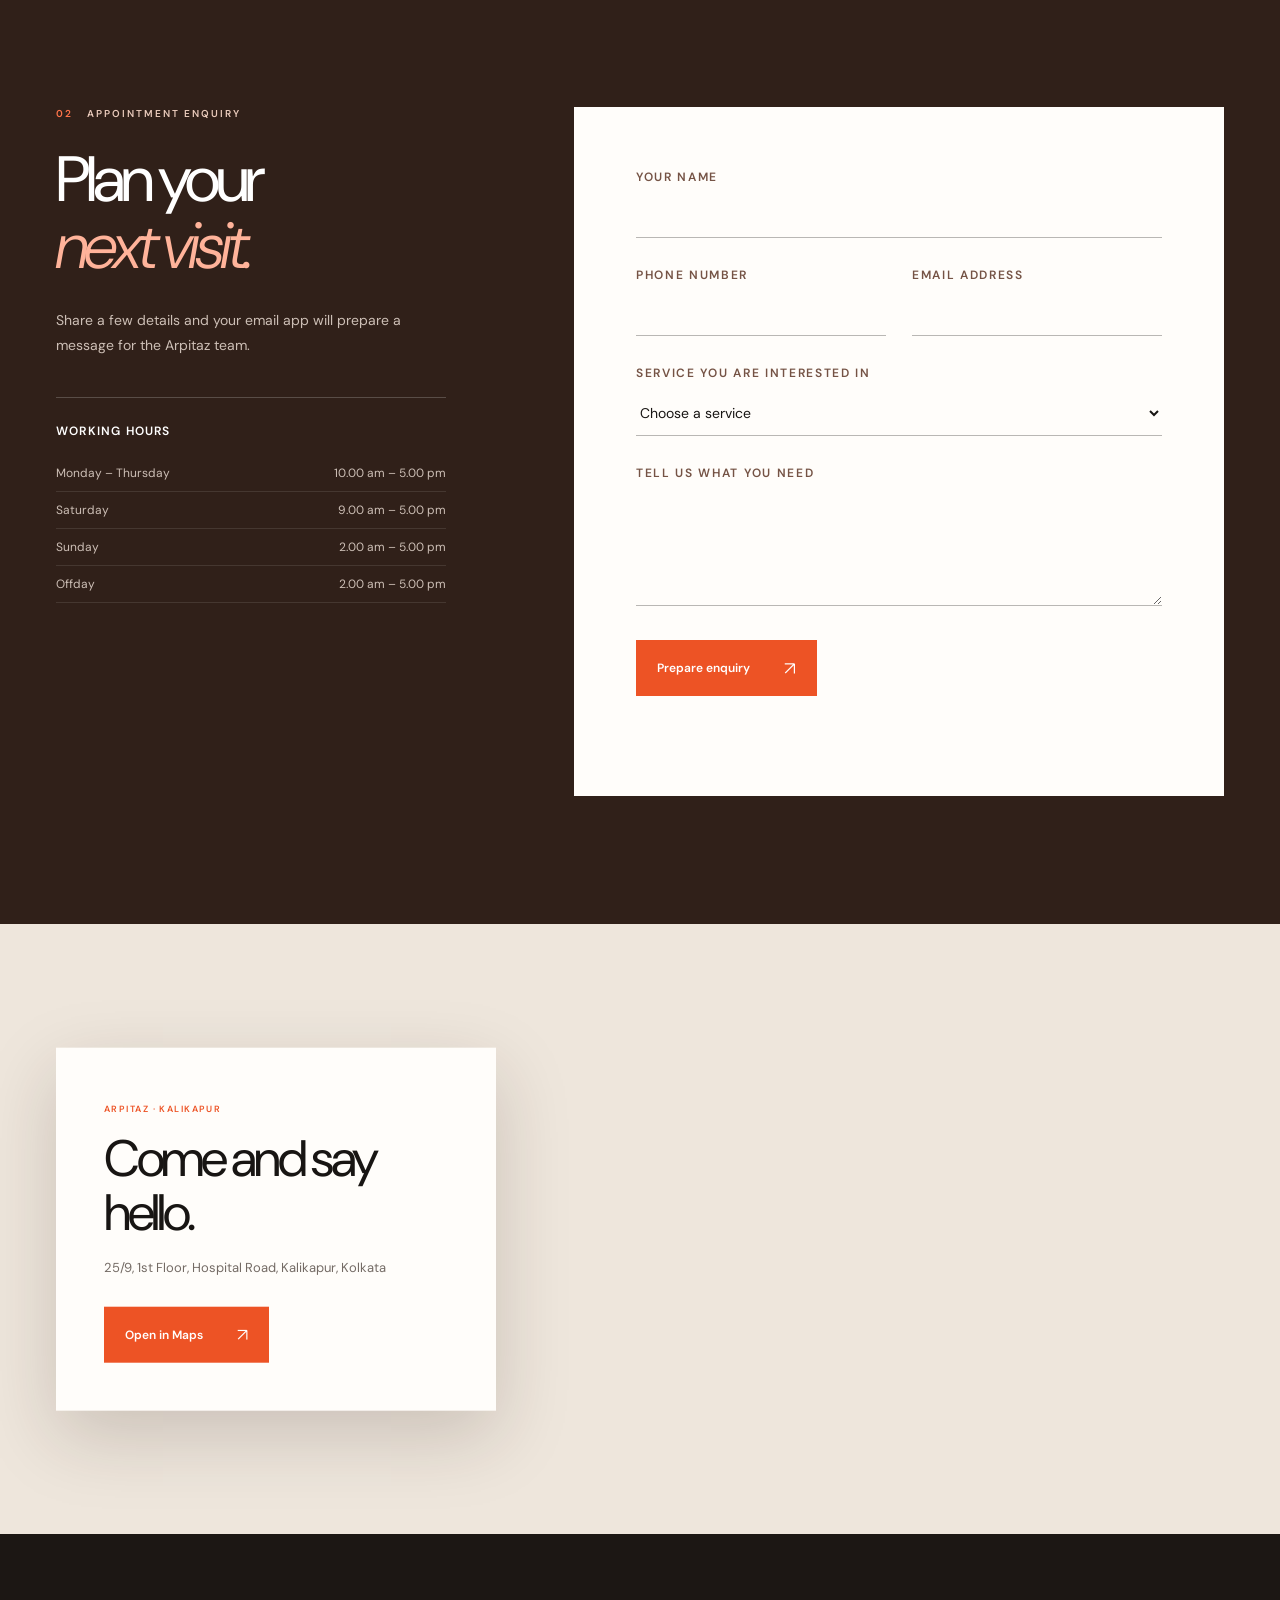
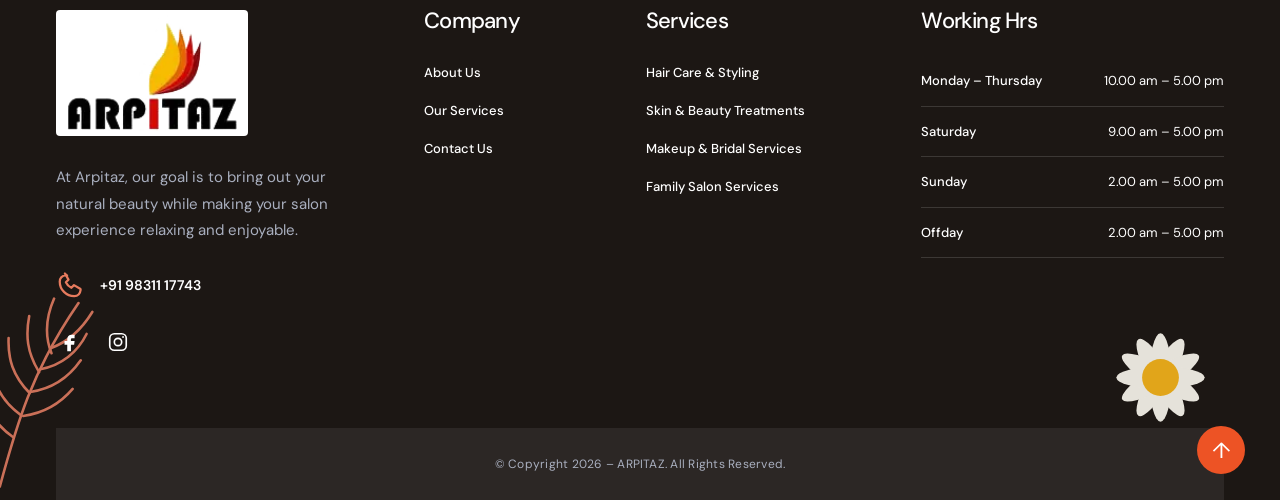
<file: contact.html>
<!doctype html>
<html lang="en">
  <head>
    <meta charset="utf-8" />
    <meta name="viewport" content="width=device-width, initial-scale=1" />
    <meta name="theme-color" content="#f8f4ee" />
    <meta name="description" content="Contact Arpitaz Hair & Beauty Family Salon in Kalikapur, Kolkata. Call, email, get directions or send an appointment enquiry." />
    <meta property="og:type" content="website" />
    <meta property="og:title" content="Contact Arpitaz | Hair & Beauty Family Salon" />
    <meta property="og:description" content="Plan your visit to Arpitaz Hair & Beauty Family Salon in Kalikapur, Kolkata." />
    <title>Contact Arpitaz | Hair & Beauty Family Salon</title>
    <link rel="icon" type="image/svg+xml" href="assets/favicon.svg" />
    <link rel="preload" as="image" href="assets/hair.jpg" />
    <link rel="preconnect" href="https://fonts.googleapis.com" />
    <link rel="preconnect" href="https://fonts.gstatic.com" crossorigin />
    <link href="https://fonts.googleapis.com/css2?family=DM+Sans:ital,opsz,wght@0,9..40,300;0,9..40,400;0,9..40,500;0,9..40,600;1,9..40,400&display=swap" rel="stylesheet" />
    <link rel="stylesheet" href="https://cdnjs.cloudflare.com/ajax/libs/animate.css/3.7.2/animate.min.css" />
    <link rel="stylesheet" href="styles.css" />
    <script src="script.js" defer></script>
    <script src="https://cdnjs.cloudflare.com/ajax/libs/wow/1.1.2/wow.min.js" defer></script>
  </head>
  <body class="contact-page">
    <a class="skip-link" href="#main">Skip to content</a>
    <header class="site-header" id="site-header">
      <div class="header-inner">
        <a class="brand" href="index.html" aria-label="Arpitaz Hair and Beauty Family Salon, home"><img src="assets/heade-logo.webp" alt="Arpitaz" width="168" height="104" /></a>
        <button class="menu-toggle" id="menu-toggle" type="button" aria-label="Open menu" aria-controls="site-nav" aria-expanded="false"><span></span><span></span></button>
        <nav class="site-nav" id="site-nav" aria-label="Main navigation">
          <a href="index.html">Home</a><a href="about-us.html">About</a><a href="index.html#services">Services</a><a href="index.html#bridal">Bridal</a><a href="index.html#work">Our work</a><a class="is-current" href="contact.html" aria-current="page">Contact</a>
        </nav>
        <a class="header-cta" href="tel:+919831117743"><span></span> Book appointment</a>
      </div>
    </header>

    <main id="main">
      <section class="contact-hero" id="home" aria-labelledby="contact-page-title">
        <img src="assets/hair.jpg" alt="Professional beauty styling at Arpitaz" width="1122" height="1402" fetchpriority="high" />
        <div class="contact-hero-shade"></div>
        <div class="section-shell contact-hero-copy wow fadeInUp" data-wow-duration="0.9s">
          <p class="hero-kicker">LET'S TALK BEAUTY</p>
          <h1 id="contact-page-title">Contact <em>Us.</em></h1>
          <p>Tell us what you have in mind. We will help you plan the right service and appointment.</p>
          <nav class="breadcrumb" aria-label="Breadcrumb"><a href="index.html">Home</a><span aria-hidden="true">/</span><span>Contact Us</span></nav>
        </div>
      </section>

      <section class="contact-directory section-pad" aria-labelledby="contact-directory-title">
        <div class="section-shell">
          <div class="contact-directory-head wow fadeInUp" data-wow-duration="0.8s">
            <div><p class="eyebrow"><span>01</span> GET IN TOUCH</p><h2 id="contact-directory-title">We would love to<br />hear from you.</h2></div>
            <p>Reach out to book a service, discuss your bridal look or ask our team for guidance before your visit.</p>
          </div>
          <div class="contact-info-grid">
            <article class="wow fadeInUp" data-wow-delay="0.03s"><span>01</span><h3>Visit</h3><address>25/9, 1st Floor, Hospital Road<br />Kalikapur, Kolkata, West Bengal</address><a class="line-link" href="https://www.google.com/maps/search/?api=1&amp;query=25%2F9%20Hospital%20Road%20Kalikapur%20Kolkata" target="_blank" rel="noopener noreferrer">Get directions <b aria-hidden="true">&#8599;</b></a></article>
            <article class="wow fadeInUp" data-wow-delay="0.08s"><span>02</span><h3>Call</h3><p>Speak directly with our salon team to plan your appointment.</p><a class="contact-detail-link" href="tel:+919831117743">+91 98311 17743</a></article>
            <article class="wow fadeInUp" data-wow-delay="0.13s"><span>03</span><h3>Email</h3><p>Send your questions, service requirements or bridal enquiry.</p><a class="contact-detail-link" href="mailto:arpitazfamilysalon@gmail.com">arpitazfamilysalon@gmail.com</a></article>
            <article class="wow fadeInUp" data-wow-delay="0.18s"><span>04</span><h3>Follow</h3><p>See our latest salon looks, beauty work and updates.</p><div class="contact-social-links"><a href="https://www.facebook.com/ArpitazOfficial" target="_blank" rel="noopener noreferrer">Facebook &#8599;</a><a href="https://www.instagram.com/arpitazsalon/" target="_blank" rel="noopener noreferrer">Instagram &#8599;</a></div></article>
          </div>
        </div>
      </section>

      <section class="contact-enquiry" aria-labelledby="enquiry-title">
        <div class="section-shell contact-enquiry-grid">
          <div class="contact-enquiry-intro wow fadeInUp" data-wow-duration="0.8s">
            <p class="eyebrow eyebrow-light"><span>02</span> APPOINTMENT ENQUIRY</p>
            <h2 id="enquiry-title">Plan your<br /><em>next visit.</em></h2>
            <p>Share a few details and your email app will prepare a message for the Arpitaz team.</p>
            <div class="contact-hours-card"><h3>Working hours</h3><dl><div><dt>Monday &ndash; Thursday</dt><dd>10.00 am &ndash; 5.00 pm</dd></div><div><dt>Saturday</dt><dd>9.00 am &ndash; 5.00 pm</dd></div><div><dt>Sunday</dt><dd>2.00 am &ndash; 5.00 pm</dd></div><div><dt>Offday</dt><dd>2.00 am &ndash; 5.00 pm</dd></div></dl></div>
          </div>
          <form class="contact-form wow fadeInUp" data-contact-form data-wow-delay="0.1s" data-wow-duration="0.8s">
            <div class="form-field"><label for="contact-name">Your name</label><input id="contact-name" name="name" type="text" autocomplete="name" required /></div>
            <div class="form-row"><div class="form-field"><label for="contact-phone">Phone number</label><input id="contact-phone" name="phone" type="tel" autocomplete="tel" required /></div><div class="form-field"><label for="contact-email">Email address</label><input id="contact-email" name="email" type="email" autocomplete="email" /></div></div>
            <div class="form-field"><label for="contact-service">Service you are interested in</label><select id="contact-service" name="service" required><option value="">Choose a service</option><option>Hair Care &amp; Styling</option><option>Skin &amp; Beauty Treatment</option><option>Makeup &amp; Bridal Service</option><option>Family Salon Service</option><option>Other enquiry</option></select></div>
            <div class="form-field"><label for="contact-message">Tell us what you need</label><textarea id="contact-message" name="message" rows="5" required></textarea></div>
            <button class="button button-accent" type="submit">Prepare enquiry <span aria-hidden="true">&#8599;</span></button>
            <p class="form-status" data-form-status aria-live="polite"></p>
          </form>
        </div>
      </section>

      <section class="contact-map" aria-label="Arpitaz location map">
        <iframe title="Map showing Arpitaz Hair and Beauty Family Salon in Kalikapur, Kolkata" src="https://www.google.com/maps?q=25%2F9%20Hospital%20Road%20Kalikapur%20Kolkata&amp;output=embed" loading="lazy" referrerpolicy="no-referrer-when-downgrade"></iframe>
        <div class="contact-map-card wow fadeInUp" data-wow-duration="0.8s"><span>ARPITAZ &middot; KALIKAPUR</span><h2>Come and say hello.</h2><p>25/9, 1st Floor, Hospital Road, Kalikapur, Kolkata</p><a class="button button-accent" href="https://www.google.com/maps/search/?api=1&amp;query=25%2F9%20Hospital%20Road%20Kalikapur%20Kolkata" target="_blank" rel="noopener noreferrer">Open in Maps <b aria-hidden="true">&#8599;</b></a></div>
      </section>
    </main>

    <footer class="site-footer">
      <svg class="footer-leaf" viewBox="0 0 180 220" aria-hidden="true"><path d="M10 218C42 150 70 92 137 24"/><path d="M35 164C18 147 10 128 9 105M48 140C28 119 23 98 25 76M63 117C47 94 45 73 50 50M78 95C68 70 70 50 78 29M96 76C91 52 98 32 110 14M51 142C76 143 96 135 113 121M64 116C91 117 111 107 128 90M80 92C105 92 126 80 140 61M96 70C119 66 136 54 151 37"/></svg>
      <svg class="footer-bloom" viewBox="0 0 220 220" aria-hidden="true"><g transform="translate(110 110)"><ellipse rx="18" ry="72"/><ellipse rx="18" ry="72" transform="rotate(30)"/><ellipse rx="18" ry="72" transform="rotate(60)"/><ellipse rx="18" ry="72" transform="rotate(90)"/><ellipse rx="18" ry="72" transform="rotate(120)"/><ellipse rx="18" ry="72" transform="rotate(150)"/><circle r="30"/></g></svg>
      <div class="section-shell footer-grid">
        <div class="footer-about"><a class="footer-logo" href="index.html" aria-label="Arpitaz home"><img src="assets/heade-logo.webp" alt="Arpitaz" width="168" height="104" loading="lazy" /></a><p>At Arpitaz, our goal is to bring out your natural beauty while making your salon experience relaxing and enjoyable.</p><a class="footer-phone" href="tel:+919831117743"><svg viewBox="0 0 24 24" aria-hidden="true"><path d="M7.1 2.8 10 7.7 7.9 9.8c.9 2 2.3 3.5 4.4 4.4l2.1-2.1 4.9 2.9c.3.2.5.5.4.9-.4 3.1-2.3 5-5.1 5C8.2 20.9 3 15.7 3 9.3c0-2.8 1.9-4.7 5-5.1.4-.1.8.1.9.4Z"/></svg><span>+91 98311 17743</span></a><div class="footer-socials"><a href="https://www.facebook.com/ArpitazOfficial" target="_blank" rel="noopener noreferrer" aria-label="Arpitaz on Facebook"><svg viewBox="0 0 24 24" aria-hidden="true"><path d="M14 8h3V4h-3c-3.3 0-5 2-5 5v2H6v4h3v7h4v-7h3.5l.5-4h-4V9c0-.7.3-1 1-1Z"/></svg></a><a href="https://www.instagram.com/arpitazsalon/" target="_blank" rel="noopener noreferrer" aria-label="Arpitaz on Instagram"><svg viewBox="0 0 24 24" aria-hidden="true"><rect x="3" y="3" width="18" height="18" rx="5"/><circle cx="12" cy="12" r="4"/><circle cx="17.5" cy="6.5" r="1" class="fill-dot"/></svg></a></div></div>
        <div class="footer-column"><h2>Company</h2><nav aria-label="Footer company navigation"><a href="about-us.html">About Us</a><a href="index.html#services">Our Services</a><a href="contact.html">Contact Us</a></nav></div>
        <div class="footer-column"><h2>Services</h2><nav aria-label="Footer services navigation"><a href="index.html#services">Hair Care &amp; Styling</a><a href="index.html#services">Skin &amp; Beauty Treatments</a><a href="index.html#bridal">Makeup &amp; Bridal Services</a><a href="index.html#services">Family Salon Services</a></nav></div>
        <div class="footer-column footer-hours"><h2>Working Hrs</h2><dl><div><dt>Monday &ndash; Thursday</dt><dd>10.00 am &ndash; 5.00 pm</dd></div><div><dt>Saturday</dt><dd>9.00 am &ndash; 5.00 pm</dd></div><div><dt>Sunday</dt><dd>2.00 am &ndash; 5.00 pm</dd></div><div><dt>Offday</dt><dd>2.00 am &ndash; 5.00 pm</dd></div></dl></div>
      </div>
      <div class="section-shell footer-bottom"><span>&copy; Copyright <span id="year">2026</span> &ndash; ARPITAZ. All Rights Reserved.</span></div><a class="back-to-top" href="#home" aria-label="Back to top">&#8593;</a>
    </footer>
  </body>
</html>
</file>
<file: styles.css>
:root {
  --ink: #181513;
  --brown: #2a1b16;
  --paper: #f8f4ee;
  --white: #fffdfa;
  --soft: #eee6dc;
  --muted: #746b65;
  --line: rgba(24, 21, 19, .16);
  --orange: #ed5325;
  --orange-dark: #d94218;
  --gold: #f2b21b;
  --font: "DM Sans", sans-serif;
}

*, *::before, *::after { box-sizing: border-box; }
html { scroll-behavior: smooth; }
body { margin: 0; overflow-x: hidden; background: var(--paper); color: var(--ink); font-family: var(--font); -webkit-font-smoothing: antialiased; }
body.menu-open { overflow: hidden; }
img { display: block; max-width: 100%; }
a { color: inherit; text-decoration: none; }
button { color: inherit; font: inherit; }
button, a { -webkit-tap-highlight-color: transparent; }
h1, h2, h3, p, blockquote, figure { margin-top: 0; }
::selection { background: var(--gold); color: var(--ink); }
:focus-visible { outline: 2px solid var(--orange); outline-offset: 4px; }
section[id] { scroll-margin-top: 86px; }
.skip-link { position: fixed; z-index: 1000; top: -80px; left: 18px; padding: 12px 18px; background: var(--ink); color: #fff; }
.skip-link:focus { top: 14px; }
.section-shell { width: min(100% - 112px, 1360px); margin-inline: auto; }
.section-pad { padding-block: clamp(96px, 10vw, 156px); }
.eyebrow { display: flex; align-items: center; gap: 14px; margin-bottom: 27px; color: #8b4c34; font-size: 10px; font-weight: 600; letter-spacing: .2em; }
.eyebrow span { color: var(--orange); }
.eyebrow-light { color: #e9cabb; }
.eyebrow-light span { color: #ff744a; }
h2 { margin-bottom: 0; font-size: clamp(44px, 5.2vw, 78px); font-weight: 400; letter-spacing: -.065em; line-height: 1.04; }
.button { display: inline-flex; align-items: center; justify-content: space-between; gap: 34px; min-height: 56px; padding: 16px 21px; font-size: 12px; font-weight: 600; transition: background .25s ease, color .25s ease, transform .25s ease; }
.button:hover { transform: translateY(-2px); }
.button span { font-size: 19px; font-weight: 300; line-height: 1; }
.button-accent { background: var(--orange); color: #fff; }
.button-accent:hover { background: var(--orange-dark); }
.button-light { background: #fff; color: var(--ink); }
.button-light:hover { background: #f5e8df; }
.line-link { display: inline-flex; align-items: center; gap: 22px; padding-bottom: 7px; border-bottom: 1px solid currentColor; font-size: 12px; font-weight: 600; transition: gap .25s ease, color .25s ease; }
.line-link:hover { gap: 30px; color: var(--orange); }
.line-link span { font-size: 18px; font-weight: 300; }
.line-link-light { color: #fff; }

/* Header */
.site-header { position: sticky; z-index: 50; top: 0; height: 86px; background: rgba(248,244,238,.97); border-bottom: 1px solid rgba(24,21,19,.1); transition: box-shadow .25s ease; }
.site-header.is-scrolled { box-shadow: 0 10px 35px rgba(39,24,17,.08); }
.header-inner { display: grid; grid-template-columns: 150px 1fr auto; align-items: center; width: min(100% - 112px, 1360px); height: 100%; margin-inline: auto; }
.brand { display: inline-flex; width: max-content; }
.brand img { width: 104px; height: auto; mix-blend-mode: multiply; }
.site-nav { display: flex; align-items: center; justify-content: center; gap: clamp(24px, 2.6vw, 42px); }
.site-nav a { position: relative; padding-block: 10px; font-size: 12px; font-weight: 500; }
.site-nav a::after { position: absolute; right: 0; bottom: 2px; left: 0; height: 1px; content: ""; background: var(--orange); transform: scaleX(0); transform-origin: right; transition: transform .25s ease; }
.site-nav a:hover::after { transform: scaleX(1); transform-origin: left; }
.header-cta { display: inline-flex; align-items: center; gap: 10px; padding: 13px 17px; background: var(--ink); color: #fff; font-size: 11px; font-weight: 600; }
.header-cta span { width: 6px; height: 6px; border-radius: 50%; background: var(--orange); }
.menu-toggle { display: none; }

/* Hero */
.hero { position: relative; min-height: 680px; height: calc(100svh - 86px); max-height: 900px; overflow: hidden; background: var(--brown); color: #fff; }
.hero-slider, .hero-slide { position: absolute; inset: 0; }
.hero-slide { opacity: 0; visibility: hidden; transition: opacity 1s ease, visibility 1s ease; }
.hero-slide.is-active { opacity: 1; visibility: visible; }
.hero-slide > img { width: 100%; height: 100%; object-fit: cover; object-position: center 38%; transform: scale(1.04); transition: transform 7s ease; }
.hero-slide.is-active > img { transform: scale(1); }
.hero-slide:nth-child(2) > img { object-position: 72% 28%; }
.hero-slide:nth-child(3) > img { object-position: 70% 40%; }
.hero-overlay { position: absolute; inset: 0; background: linear-gradient(90deg, rgba(20,13,10,.88) 0%, rgba(20,13,10,.7) 33%, rgba(20,13,10,.2) 65%, rgba(20,13,10,.06) 100%), linear-gradient(0deg, rgba(16,10,8,.32), transparent 55%); }
.hero-copy { position: absolute; z-index: 2; top: 50%; right: 0; left: 0; transform: translateY(-50%); }
.hero-copy > * { max-width: 650px; }
.hero-kicker { margin-bottom: 25px; color: #ffd0be; font-size: 10px; font-weight: 600; letter-spacing: .22em; }
.hero h1, .hero h2 { margin-bottom: 24px; color: #fff; font-size: clamp(57px, 6.5vw, 100px); font-weight: 400; letter-spacing: -.075em; line-height: .98; }
.hero h1 em, .hero h2 em { color: #ffc5af; font-weight: 300; }
.hero-copy > p:not(.hero-kicker) { max-width: 470px; margin-bottom: 34px; color: rgba(255,255,255,.8); font-size: 14px; line-height: 1.8; }
.hero-actions { display: flex; align-items: center; gap: 32px; }
.hero-text-link { display: inline-flex; align-items: center; gap: 19px; padding-bottom: 7px; border-bottom: 1px solid rgba(255,255,255,.65); font-size: 12px; font-weight: 600; }
.hero-text-link span { font-size: 18px; font-weight: 300; }
.slider-controls { position: absolute; z-index: 4; right: 56px; bottom: 42px; display: flex; align-items: center; gap: 17px; }
.slider-arrow { display: grid; place-items: center; width: 38px; height: 38px; padding: 0; border: 1px solid rgba(255,255,255,.45); border-radius: 50%; background: rgba(22,13,10,.22); color: #fff; cursor: pointer; transition: background .2s ease, border .2s ease; }
.slider-arrow:hover { border-color: var(--orange); background: var(--orange); }
.slider-status { display: flex; align-items: center; gap: 10px; font-size: 9px; font-weight: 600; letter-spacing: .1em; }
.slider-track { display: block; width: 88px; height: 1px; overflow: hidden; background: rgba(255,255,255,.38); }
.slider-track i { display: block; width: 33.333%; height: 100%; background: var(--orange); transition: transform .45s ease; }
.hero-location { position: absolute; z-index: 4; bottom: 42px; left: 56px; display: flex; gap: 17px; color: rgba(255,255,255,.72); font-size: 9px; font-weight: 600; letter-spacing: .18em; }
.hero-location span + span::before { margin-right: 17px; content: "—"; color: var(--orange); }

/* About */
.intro { background: var(--paper); }
.intro-layout { display: grid; grid-template-columns: 1.2fr .72fr; align-items: end; gap: clamp(70px, 11vw, 170px); }
.intro-title h2 { max-width: 800px; }
.intro-copy { max-width: 470px; padding-bottom: 7px; }
.intro-copy .lead { margin-bottom: 20px; font-size: clamp(23px, 2vw, 30px); letter-spacing: -.04em; line-height: 1.25; }
.intro-copy > p:not(.lead) { margin-bottom: 29px; color: var(--muted); font-size: 14px; line-height: 1.9; }
.values { display: grid; grid-template-columns: repeat(4, 1fr); margin-top: 100px; border-top: 1px solid var(--line); border-bottom: 1px solid var(--line); }
.values div { display: flex; flex-direction: column; gap: 35px; min-height: 150px; padding: 25px 25px 23px 0; }
.values div + div { padding-left: 25px; border-left: 1px solid var(--line); }
.values strong { color: var(--orange); font-size: 25px; letter-spacing: .15em; }
.values span { font-size: 14px; font-weight: 500; }

/* Services */
.services { background: var(--white); }
.section-heading { display: grid; grid-template-columns: 1.1fr .55fr; column-gap: 80px; align-items: end; margin-bottom: 72px; }
.section-heading .eyebrow { grid-column: 1 / -1; }
.section-heading > p:last-child { max-width: 320px; margin: 0 0 7px; color: var(--muted); font-size: 14px; line-height: 1.8; }
.service-grid { display: grid; grid-template-columns: 1fr 1fr; border-top: 1px solid var(--line); }
.service-item { position: relative; display: grid; grid-template-columns: 96px 1fr 24px; align-items: center; gap: 24px; min-height: 220px; padding: 35px 35px 35px 0; border-bottom: 1px solid var(--line); transition: background .25s ease, padding .25s ease; }
.service-item:nth-child(odd) { padding-right: 45px; border-right: 1px solid var(--line); }
.service-item:nth-child(even) { padding-left: 45px; }
.service-item:hover { background: #fbf5ef; padding-inline: 24px; }
.service-item > img { width: 88px; height: 88px; object-fit: contain; }
.service-item h3 { margin: 0 0 10px; font-size: clamp(22px, 2vw, 30px); font-weight: 400; letter-spacing: -.045em; }
.service-item p { max-width: 350px; margin-bottom: 0; color: var(--muted); font-size: 13px; line-height: 1.7; }
.item-arrow { justify-self: end; font-size: 21px; }
.hair-detail { display: grid; grid-template-columns: .72fr 1.28fr; gap: clamp(60px, 9vw, 130px); margin-top: 78px; padding-top: 45px; border-top: 1px solid var(--line); }
.hair-detail h3 { max-width: 360px; margin: 0; font-size: clamp(30px, 3.2vw, 47px); font-weight: 400; letter-spacing: -.055em; line-height: 1.08; }
.hair-detail ul { margin: 0; padding: 0; list-style: none; }
.hair-detail li { display: grid; grid-template-columns: 185px 1fr; gap: 30px; padding: 17px 0; border-bottom: 1px solid var(--line); }
.hair-detail li:first-child { padding-top: 0; }
.hair-detail strong { font-size: 13px; font-weight: 500; }
.hair-detail li span { color: var(--muted); font-size: 13px; line-height: 1.65; }

/* Why Arpitaz */
.why { background: var(--paper); }
.why-layout { display: grid; grid-template-columns: .72fr 1.28fr; align-items: start; gap: clamp(70px, 10vw, 150px); }
.why-intro { position: sticky; top: 130px; }
.why-intro h2 { margin-bottom: 27px; }
.why-intro > p:last-child { max-width: 410px; margin-bottom: 0; color: var(--muted); font-size: 14px; line-height: 1.85; }
.why-list { display: grid; grid-template-columns: 1fr 1fr; border-top: 1px solid var(--line); }
.why-list > div { min-height: 245px; padding: 28px 28px 30px 0; border-bottom: 1px solid var(--line); }
.why-list > div:nth-child(even) { padding-right: 0; padding-left: 28px; border-left: 1px solid var(--line); }
.why-list span { display: block; margin-bottom: 35px; color: var(--orange); font-size: 25px; font-weight: 600; letter-spacing: .14em; }
.why-list h3 { margin: 0 0 12px; font-size: 20px; font-weight: 500; letter-spacing: -.035em; }
.why-list p { max-width: 330px; margin: 0; color: var(--muted); font-size: 13px; line-height: 1.7; }

/* Bridal */
.bridal-feature { display: grid; grid-template-columns: 1fr 1fr; min-height: 760px; background: var(--brown); color: #fff; }
.bridal-image { min-height: 680px; overflow: hidden; }
.bridal-image img { width: 100%; height: 100%; object-fit: cover; object-position: center 26%; transition: transform .8s ease; }
.bridal-image:hover img { transform: scale(1.025); }
.bridal-panel { display: grid; place-items: center; padding: clamp(70px, 9vw, 140px); }
.bridal-panel > div { width: min(100%, 570px); }
.bridal-panel h2 { margin-bottom: 28px; }
.bridal-panel > div > p:not(.eyebrow) { max-width: 470px; margin-bottom: 27px; color: #d1c3bb; font-size: 14px; line-height: 1.85; }
.bridal-panel ul { margin: 0 0 34px; padding: 0; list-style: none; border-top: 1px solid rgba(255,255,255,.2); }
.bridal-panel li { display: grid; grid-template-columns: 180px 1fr; gap: 22px; padding: 13px 0; border-bottom: 1px solid rgba(255,255,255,.2); color: #f0e6df; font-size: 12px; }
.bridal-panel li strong { font-weight: 500; }
.bridal-panel li span { color: #ae9f96; line-height: 1.55; }

/* Pre-bridal */
.prebridal { background: var(--white); }
.prebridal-layout { display: grid; grid-template-columns: 1.05fr .75fr; align-items: start; gap: clamp(70px, 11vw, 170px); }
.prebridal-copy > p { margin-bottom: 20px; color: var(--muted); font-size: 14px; line-height: 1.85; }
.bride-points { display: grid; grid-template-columns: 1fr 1fr; margin-top: 35px; border-top: 1px solid var(--line); }
.bride-points span { padding: 15px 12px 15px 0; border-bottom: 1px solid var(--line); font-size: 11px; font-weight: 500; }
.bride-points span:nth-child(even) { padding-left: 12px; border-left: 1px solid var(--line); }

/* Work */
.work { background: var(--paper); }
.work-heading { display: flex; align-items: end; justify-content: space-between; gap: 80px; margin-bottom: 65px; }
.work-heading > p { max-width: 315px; margin: 0 5% 7px 0; color: var(--muted); font-size: 14px; line-height: 1.8; }
.work-gallery { display: grid; grid-template-columns: 1.02fr .92fr .68fr; align-items: end; gap: 24px; }
.gallery-item { min-width: 0; margin-bottom: 0; }
.gallery-item > div { overflow: hidden; background: #e4d8ce; }
.gallery-item img { width: 100%; height: 100%; object-fit: cover; transition: transform .65s ease; }
.gallery-item:hover img { transform: scale(1.035); }
.gallery-tall > div { height: 620px; }
.gallery-tall img { object-position: center 22%; }
.gallery-wide > div { height: 540px; }
.gallery-wide img { object-position: center; }
.gallery-portrait > div { height: 475px; }
.gallery-portrait img { object-position: center top; }
.gallery-item figcaption { display: flex; justify-content: space-between; gap: 15px; padding-top: 14px; font-size: 12px; font-weight: 500; }
.gallery-item small { color: #9b8d84; font-size: 9px; letter-spacing: .14em; }

/* Film */
.film { background: #1c1714; color: #fff; }
.film-layout { display: grid; grid-template-columns: .72fr 1.28fr; align-items: center; gap: clamp(65px, 9vw, 140px); }
.film-copy h2 { margin-bottom: 25px; }
.film-copy > p:not(.eyebrow) { max-width: 360px; margin-bottom: 30px; color: #bdb2ab; font-size: 14px; line-height: 1.8; }
.film-preview { position: relative; display: block; aspect-ratio: 16 / 10; overflow: hidden; background: #0e0b09; }
.film-preview::after { position: absolute; inset: 0; content: ""; background: linear-gradient(0deg, rgba(15,10,8,.62), transparent 55%), rgba(15,10,8,.08); pointer-events: none; }
.film-preview > img { width: 100%; height: 100%; object-fit: cover; object-position: center 32%; transition: transform .65s ease; }
.film-preview:hover > img { transform: scale(1.035); }
.play-button { position: absolute; z-index: 2; top: 50%; left: 50%; display: grid; place-items: center; width: 82px; height: 82px; border-radius: 50%; background: var(--orange); color: #fff; transform: translate(-50%, -50%); transition: transform .25s ease, background .25s ease; }
.film-preview:hover .play-button { background: var(--orange-dark); transform: translate(-50%, -50%) scale(1.08); }
.play-button svg { margin-left: 4px; }
.film-label { position: absolute; z-index: 2; right: 25px; bottom: 22px; left: 25px; display: flex; justify-content: space-between; color: #fff; font-size: 10px; font-weight: 600; letter-spacing: .14em; }
.film-label i { color: rgba(255,255,255,.7); font-style: normal; }
.film-player { aspect-ratio: 16 / 10; }
.film-player iframe { display: block; width: 100%; height: 100%; border: 0; }

/* Reviews */
.reviews { background: var(--white); }
.reviews-heading { display: flex; align-items: end; justify-content: space-between; margin-bottom: 65px; }
.review-grid { display: grid; grid-template-columns: 1fr 1fr; border-top: 1px solid var(--line); border-bottom: 1px solid var(--line); }
.review-grid blockquote { margin: 0; padding: 50px 8% 48px 0; }
.review-grid blockquote:nth-child(even) { padding-right: 0; padding-left: 8%; border-left: 1px solid var(--line); }
.review-grid blockquote:nth-child(n+3) { border-top: 1px solid var(--line); }
.review-grid blockquote p { min-height: 145px; margin-bottom: 34px; font-size: clamp(20px, 1.8vw, 27px); font-weight: 300; letter-spacing: -.04em; line-height: 1.4; }
.review-grid footer { display: flex; flex-direction: column; gap: 5px; }
.review-grid footer strong { font-size: 12px; }
.review-grid footer span { color: var(--muted); font-size: 10px; letter-spacing: .1em; text-transform: uppercase; }

/* Contact */
.contact { padding-block: clamp(100px, 11vw, 170px); background: #302019; color: #fff; }
.contact-layout { display: grid; grid-template-columns: 1.1fr .68fr; align-items: end; gap: clamp(70px, 10vw, 150px); }
.contact-copy h2 { margin-bottom: 26px; }
.contact-copy > p:not(.eyebrow) { max-width: 390px; margin-bottom: 32px; color: #cdbfb6; font-size: 14px; line-height: 1.8; }
.contact-details { display: grid; gap: 42px; }
.contact-details > div { display: flex; flex-direction: column; align-items: flex-start; gap: 9px; padding-top: 22px; border-top: 1px solid rgba(255,255,255,.25); }
.contact-details > div > span { margin-bottom: 7px; color: #ff9c7d; font-size: 9px; font-weight: 600; letter-spacing: .16em; }
.contact-details address { color: #f6ede8; font-size: 14px; font-style: normal; line-height: 1.75; }
.contact-details a { font-size: 13px; transition: color .2s ease; }
.contact-details a:hover { color: #ff9c7d; }
.contact-details address + a { margin-top: 3px; padding-bottom: 4px; border-bottom: 1px solid rgba(255,255,255,.6); font-weight: 600; }

/* Footer */
.site-footer { position: relative; overflow: hidden; padding-top: 76px; background: #1c1714; color: #fff; }
.footer-grid { position: relative; z-index: 2; display: grid; grid-template-columns: 1.22fr .62fr .84fr 1.24fr; gap: clamp(40px, 5.5vw, 82px); padding-bottom: 72px; }
.footer-about { max-width: 320px; }
.footer-logo { display: inline-flex; margin-bottom: 28px; padding: 5px 8px; border-radius: 4px; background: #fff; }
.footer-logo img { width: 176px; height: auto; }
.footer-about > p { margin-bottom: 27px; color: #a9afbf; font-size: 15px; line-height: 1.75; }
.footer-phone { display: inline-flex; align-items: center; gap: 14px; margin-bottom: 28px; font-size: 14px; font-weight: 600; }
.footer-phone svg { width: 30px; height: 30px; fill: none; stroke: #e77b5e; stroke-linecap: round; stroke-linejoin: round; stroke-width: 1.8; }
.footer-socials { display: flex; align-items: center; gap: 20px; }
.footer-socials a { display: grid; place-items: center; width: 28px; height: 28px; color: #fff; transition: color .2s ease, transform .2s ease; }
.footer-socials a:hover { color: #e77b5e; transform: translateY(-2px); }
.footer-socials svg { width: 22px; height: 22px; fill: currentColor; }
.footer-socials a:last-child svg { fill: none; stroke: currentColor; stroke-width: 1.8; }
.footer-socials .fill-dot { fill: currentColor; stroke: none; }
.footer-column h2 { margin: 0 0 31px; font-size: 22px; font-weight: 500; letter-spacing: -.035em; }
.footer-column nav { display: flex; flex-direction: column; align-items: flex-start; gap: 19px; }
.footer-column nav a { color: #fff; font-size: 13px; font-weight: 500; line-height: 1.45; transition: color .2s ease, transform .2s ease; }
.footer-column nav a:hover { color: #ee8a6f; transform: translateX(3px); }
.footer-hours dl { margin: 0; }
.footer-hours dl > div { display: grid; grid-template-columns: 1.15fr .95fr; gap: 22px; padding: 15px 0; border-bottom: 1px solid rgba(255,255,255,.14); }
.footer-hours dl > div:first-child { padding-top: 7px; }
.footer-hours dt, .footer-hours dd { margin: 0; font-size: 13px; line-height: 1.5; }
.footer-hours dt { font-weight: 500; }
.footer-hours dd { color: #fff; text-align: right; white-space: nowrap; }
.footer-bottom { position: relative; z-index: 2; display: grid; place-items: center; min-height: 72px; background: rgba(255,255,255,.07); color: #a9afbf; font-size: 12px; letter-spacing: .02em; }
.back-to-top { position: absolute; z-index: 5; right: 35px; bottom: 26px; display: grid; place-items: center; width: 48px; height: 48px; border-radius: 50%; background: var(--orange); color: #fff; font-size: 22px; transition: background .2s ease, transform .2s ease; }
.back-to-top:hover { background: var(--orange-dark); transform: translateY(-3px); }
.footer-leaf { position: absolute; z-index: 1; bottom: 22px; left: -26px; width: 155px; height: 190px; fill: none; stroke: #dd7a60; stroke-linecap: round; stroke-width: 3; opacity: .9; transform: rotate(-10deg); }
.footer-bloom { position: absolute; z-index: 1; right: 52px; bottom: 55px; width: 135px; height: 135px; fill: #f7f4eb; opacity: .92; }
.footer-bloom circle { fill: var(--gold); }

@media (max-width: 1080px) {
  .section-shell, .header-inner { width: min(100% - 64px, 1360px); }
  .header-inner { grid-template-columns: 120px 1fr auto; }
  .site-nav { gap: 20px; }
  .hero-location { left: 32px; }
  .slider-controls { right: 32px; }
  .intro-layout, .contact-layout { gap: 70px; }
  .bridal-panel { padding: 70px; }
  .why-layout { gap: 70px; }
  .bridal-panel li { grid-template-columns: 150px 1fr; }
  .footer-grid { grid-template-columns: 1fr 1fr; row-gap: 62px; }
  .footer-about { max-width: 400px; }
  .footer-bloom { right: 15px; }
}

@media (max-width: 820px) {
  .section-shell, .header-inner { width: min(100% - 40px, 1360px); }
  .site-header { height: 74px; }
  .header-inner { display: flex; justify-content: space-between; }
  .brand img { width: 88px; }
  .header-cta { display: none; }
  .menu-toggle { position: relative; z-index: 102; display: flex; flex-direction: column; justify-content: center; gap: 6px; width: 42px; height: 42px; padding: 8px; border: 0; background: transparent; cursor: pointer; }
  .menu-toggle span { display: block; width: 100%; height: 1px; background: var(--ink); transition: transform .25s ease; }
  .menu-toggle[aria-expanded="true"] span { background: #fff; }
  .menu-toggle[aria-expanded="true"] span:first-child { transform: translateY(3.5px) rotate(45deg); }
  .menu-toggle[aria-expanded="true"] span:last-child { transform: translateY(-3.5px) rotate(-45deg); }
  .site-nav { position: fixed; z-index: 100; inset: 0; display: flex; flex-direction: column; align-items: flex-start; justify-content: center; gap: 14px; padding: 95px 9vw; background: #221712; color: #fff; opacity: 0; visibility: hidden; transform: translateY(-10px); transition: opacity .25s ease, visibility .25s ease, transform .25s ease; }
  .site-nav.is-open { opacity: 1; visibility: visible; transform: none; }
  .site-nav a { font-size: clamp(34px, 10vw, 52px); font-weight: 300; letter-spacing: -.055em; }
  .site-nav a::after { display: none; }
  section[id] { scroll-margin-top: 74px; }
  .hero { min-height: 700px; height: calc(100svh - 74px); }
  .hero-slide:first-child > img { object-position: 65% center; }
  .hero-slide:nth-child(2) > img { object-position: 57% center; }
  .hero-slide:nth-child(3) > img { object-position: 52% center; }
  .hero-overlay { background: linear-gradient(0deg, rgba(18,11,8,.94) 0%, rgba(18,11,8,.73) 47%, rgba(18,11,8,.08) 94%), linear-gradient(90deg, rgba(18,11,8,.22), transparent); }
  .hero-copy { top: auto; bottom: 100px; transform: none; }
  .hero h1, .hero h2 { max-width: 600px; font-size: clamp(52px, 12vw, 76px); }
  .hero-copy > p:not(.hero-kicker) { max-width: 430px; margin-bottom: 26px; font-size: 13px; }
  .hero-location { display: none; }
  .slider-controls { right: auto; bottom: 26px; left: 20px; }
  .slider-track { width: 65px; }
  .section-pad { padding-block: 90px; }
  .intro-layout, .section-heading, .contact-layout, .hair-detail, .why-layout, .prebridal-layout { grid-template-columns: 1fr; gap: 40px; }
  .values { grid-template-columns: 1fr 1fr; margin-top: 70px; }
  .values div:nth-child(3) { border-left: 0; border-top: 1px solid var(--line); }
  .values div:nth-child(4) { border-top: 1px solid var(--line); }
  .section-heading { margin-bottom: 48px; }
  .section-heading > p:last-child { margin-top: 20px; }
  .service-grid { grid-template-columns: 1fr; }
  .service-item, .service-item:nth-child(odd), .service-item:nth-child(even) { padding: 28px 0; border-right: 0; }
  .service-item:hover { padding-inline: 18px; }
  .hair-detail { margin-top: 60px; }
  .why-intro { position: static; }
  .why-list > div { min-height: 220px; }
  .bridal-feature { grid-template-columns: 1fr; }
  .bridal-image { height: 620px; min-height: 0; }
  .bridal-panel { padding: 85px 40px; }
  .work-heading { display: block; margin-bottom: 45px; }
  .work-heading > p { max-width: 500px; margin: 22px 0 0; }
  .work-gallery { display: flex; align-items: stretch; gap: 16px; margin-right: -20px; padding-right: 20px; padding-bottom: 10px; overflow-x: auto; scroll-snap-type: x mandatory; }
  .gallery-item { flex: 0 0 min(76vw, 370px); scroll-snap-align: start; }
  .gallery-tall > div, .gallery-wide > div, .gallery-portrait > div { height: 500px; }
  .film-layout { grid-template-columns: 1fr; gap: 45px; }
  .review-grid { grid-template-columns: 1fr; }
  .review-grid blockquote, .review-grid blockquote:nth-child(even) { padding: 40px 0; border-left: 0; }
  .review-grid blockquote + blockquote { border-top: 1px solid var(--line); }
  .review-grid blockquote p { min-height: 0; }
  .site-footer { padding-top: 68px; }
  .footer-grid { grid-template-columns: 1fr; gap: 48px; padding-bottom: 70px; }
  .footer-about { max-width: 470px; }
  .footer-logo img { width: 150px; }
  .footer-column h2 { margin-bottom: 22px; }
  .footer-hours { max-width: 500px; }
  .footer-bottom { justify-items: start; min-height: 82px; padding: 20px 75px 20px 20px; }
  .back-to-top { right: 20px; bottom: 18px; }
  .footer-leaf { display: none; }
  .footer-bloom { right: -25px; bottom: 85px; width: 110px; height: 110px; opacity: .22; }
}

@media (max-width: 500px) {
  .hero-copy { bottom: 105px; }
  .hero-kicker { margin-bottom: 17px; font-size: 8px; }
  .hero h1, .hero h2 { margin-bottom: 18px; font-size: 47px; }
  .hero-actions { align-items: flex-start; flex-direction: column; gap: 19px; }
  .hero-copy > p:not(.hero-kicker) { display: none; }
  .slider-arrow { width: 34px; height: 34px; }
  .values div { min-height: 125px; padding: 20px 14px 18px 0; }
  .values div + div { padding-left: 14px; }
  .service-item { grid-template-columns: 74px 1fr 20px; gap: 15px; }
  .service-item > img { width: 68px; height: 68px; }
  .service-item p { font-size: 12px; }
  .hair-detail li { grid-template-columns: 1fr; gap: 7px; }
  .why-list { grid-template-columns: 1fr; }
  .why-list > div, .why-list > div:nth-child(even) { min-height: 0; padding: 25px 0; border-left: 0; }
  .why-list span { margin-bottom: 22px; }
  .bridal-image { height: 500px; }
  .bridal-panel { padding: 75px 20px; }
  .bridal-panel li { grid-template-columns: 1fr; gap: 5px; }
  .film-preview { aspect-ratio: 4 / 5; }
  .film-preview > img { object-position: center; }
  .play-button { width: 68px; height: 68px; }
  .contact-details a[href^="mailto"] { overflow-wrap: anywhere; }
}

@media (prefers-reduced-motion: reduce) {
  html { scroll-behavior: auto; }
  *, *::before, *::after { animation-duration: .01ms !important; animation-iteration-count: 1 !important; transition-duration: .01ms !important; }
}

/* About page */
.site-nav a.is-current::after { transform: scaleX(1); }
.about-hero { position: relative; height: min(650px, calc(100svh - 86px)); min-height: 510px; overflow: hidden; background: var(--brown); color: #fff; }
.about-hero > img { width: 100%; height: 100%; object-fit: cover; object-position: center 35%; }
.about-hero-shade { position: absolute; inset: 0; background: linear-gradient(90deg, rgba(23,14,11,.91) 0%, rgba(23,14,11,.67) 42%, rgba(23,14,11,.14) 78%), linear-gradient(0deg, rgba(18,11,8,.45), transparent 55%); }
.about-hero-copy { position: absolute; z-index: 2; right: 0; bottom: 74px; left: 0; }
.about-hero h1 { max-width: 800px; margin-bottom: 20px; font-size: clamp(66px, 8vw, 118px); font-weight: 400; letter-spacing: -.08em; line-height: .92; }
.about-hero h1 em { color: #ffc5af; font-weight: 300; }
.about-hero-copy > p:not(.hero-kicker) { max-width: 470px; color: rgba(255,255,255,.8); font-size: 14px; line-height: 1.7; }
.breadcrumb { display: flex; gap: 12px; margin-top: 34px; color: rgba(255,255,255,.64); font-size: 10px; font-weight: 600; letter-spacing: .12em; text-transform: uppercase; }
.breadcrumb a { color: #fff; }
.about-story-grid { display: grid; grid-template-columns: .92fr 1fr; align-items: center; gap: clamp(70px, 10vw, 150px); }
.about-story-art { position: relative; min-height: 690px; }
.about-image-main { width: 78%; height: 650px; overflow: hidden; background: var(--soft); }
.about-image-main img { width: 100%; height: 100%; object-fit: cover; object-position: center 25%; }
.about-image-detail { position: absolute; right: 0; bottom: 0; width: 44%; height: 350px; padding: 11px; background: var(--paper); }
.about-image-detail img { width: 100%; height: 100%; object-fit: cover; object-position: center top; }
.about-art-line { position: absolute; top: 38px; right: 4%; width: 112px; height: 112px; border: 1px solid var(--orange); border-radius: 50%; }
.about-story-copy h2 { margin-bottom: 34px; }
.about-story-copy h2 em, .about-belief h2 em { color: var(--orange); font-weight: 300; }
.about-story-copy > p { max-width: 570px; color: var(--muted); font-size: 14px; line-height: 1.85; }
.about-story-copy .about-lead { color: var(--ink); font-size: 20px; line-height: 1.55; }
.about-story-copy .button { margin-top: 24px; }
.about-belief { padding-block: clamp(100px, 10vw, 150px); background: #302019; color: #fff; }
.about-belief-head { display: grid; grid-template-columns: .65fr 1.35fr; align-items: end; margin-bottom: 78px; }
.about-belief-head .eyebrow { align-self: start; }
.about-belief h2 { color: #fff; }
.about-belief h2 em { color: #ffb39a; }
.about-principles { display: grid; grid-template-columns: repeat(4, 1fr); border-top: 1px solid rgba(255,255,255,.2); }
.about-principles article { min-height: 270px; padding: 32px 30px 20px 0; }
.about-principles article + article { padding-left: 30px; border-left: 1px solid rgba(255,255,255,.2); }
.about-principles span { display: block; margin-bottom: 30px; color: #ff9c7d; font-size: 25px; font-weight: 600; }
.about-principles h3 { margin: 0 0 15px; font-size: 20px; font-weight: 500; }
.about-principles p { margin: 0; color: #cdbfb6; font-size: 13px; line-height: 1.75; }
.about-expertise-grid { display: grid; grid-template-columns: .9fr 1.1fr; gap: clamp(70px, 10vw, 150px); }
.about-expertise-copy h2 { font-size: clamp(43px, 4.4vw, 66px); }
.about-expertise-copy > p:not(.eyebrow) { max-width: 470px; margin: 28px 0 34px; color: var(--muted); font-size: 14px; line-height: 1.8; }
.about-expertise-list { border-top: 1px solid var(--line); }
.about-expertise-list a { display: grid; grid-template-columns: 35px 1fr auto; align-items: center; gap: 18px; min-height: 92px; border-bottom: 1px solid var(--line); transition: padding .25s ease, color .25s ease; }
.about-expertise-list a:hover { padding-inline: 12px; color: var(--orange); }
.about-expertise-list span { color: var(--orange); font-size: 25px; font-weight: 600; }
.about-expertise-list strong { font-size: clamp(18px, 2vw, 27px); font-weight: 400; letter-spacing: -.03em; }
.about-expertise-list i { font-size: 22px; font-style: normal; font-weight: 300; }
.about-visit { display: grid; grid-template-columns: 1fr 1fr; min-height: 690px; background: #302019; color: #fff; }
.about-visit-image { min-height: 690px; overflow: hidden; }
.about-visit-image img { width: 100%; height: 100%; object-fit: cover; object-position: center 30%; }
.about-visit-copy { display: flex; flex-direction: column; justify-content: center; padding: clamp(60px, 8vw, 130px); }
.about-visit-copy h2 { color: #fff; font-size: clamp(48px, 5vw, 78px); }
.about-visit-copy > p:not(.eyebrow) { max-width: 480px; margin: 28px 0; color: #cdbfb6; font-size: 14px; line-height: 1.8; }
.about-visit-copy address { color: #f6ede8; font-size: 14px; font-style: normal; line-height: 1.8; }
.about-visit-actions { display: flex; align-items: center; gap: 30px; margin-top: 38px; }

@media (max-width: 980px) {
  .about-story-grid, .about-expertise-grid { grid-template-columns: 1fr; }
  .about-story-art { width: min(100%, 650px); }
  .about-belief-head { grid-template-columns: 1fr; gap: 25px; }
  .about-principles { grid-template-columns: 1fr 1fr; }
  .about-principles article:nth-child(3) { padding-left: 0; border-top: 1px solid rgba(255,255,255,.2); border-left: 0; }
  .about-principles article:nth-child(4) { border-top: 1px solid rgba(255,255,255,.2); }
  .about-visit { grid-template-columns: 1fr; }
  .about-visit-image { height: 620px; min-height: 0; }
}

@media (max-width: 820px) {
  .about-hero { height: 580px; min-height: 0; }
  .about-hero-copy { bottom: 55px; }
  .about-hero h1 { font-size: clamp(61px, 16vw, 88px); }
  .about-story-art { min-height: 560px; }
  .about-image-main { height: 530px; }
  .about-image-detail { height: 285px; }
  .about-belief-head { margin-bottom: 55px; }
  .about-principles span { margin-bottom: 42px; }
  .about-visit-copy { padding: 85px 20px; }
}

@media (max-width: 560px) {
  .about-hero > img { object-position: 65% center; }
  .about-story-art { min-height: 475px; }
  .about-image-main { width: 85%; height: 450px; }
  .about-image-detail { width: 44%; height: 230px; padding: 7px; }
  .about-art-line { width: 75px; height: 75px; }
  .about-principles { grid-template-columns: 1fr; }
  .about-principles article, .about-principles article + article { min-height: 0; padding: 28px 0; border-top: 1px solid rgba(255,255,255,.2); border-left: 0; }
  .about-principles span { margin-bottom: 25px; }
  .about-expertise-list a { grid-template-columns: 25px 1fr auto; gap: 10px; min-height: 82px; }
  .about-visit-image { height: 500px; }
  .about-visit-actions { align-items: flex-start; flex-direction: column; }
}

/* Contact page */
.contact-hero { position: relative; height: min(650px, calc(100svh - 86px)); min-height: 510px; overflow: hidden; background: var(--brown); color: #fff; }
.contact-hero > img { width: 100%; height: 100%; object-fit: cover; object-position: 68% 35%; }
.contact-hero-shade { position: absolute; inset: 0; background: linear-gradient(90deg, rgba(23,14,11,.94) 0%, rgba(23,14,11,.75) 42%, rgba(23,14,11,.13) 78%), linear-gradient(0deg, rgba(18,11,8,.42), transparent 55%); }
.contact-hero-copy { position: absolute; z-index: 2; right: 0; bottom: 74px; left: 0; }
.contact-hero h1 { max-width: 800px; margin-bottom: 20px; font-size: clamp(66px, 8vw, 118px); font-weight: 400; letter-spacing: -.08em; line-height: .92; }
.contact-hero h1 em { color: #ffc5af; font-weight: 300; }
.contact-hero-copy > p:not(.hero-kicker) { max-width: 490px; color: rgba(255,255,255,.8); font-size: 14px; line-height: 1.7; }
.contact-directory-head { display: grid; grid-template-columns: 1.25fr .65fr; align-items: end; gap: 70px; margin-bottom: 78px; }
.contact-directory-head > p { max-width: 410px; margin: 0 0 7px; color: var(--muted); font-size: 14px; line-height: 1.8; }
.contact-info-grid { display: grid; grid-template-columns: repeat(4, 1fr); border-top: 1px solid var(--line); }
.contact-info-grid article { min-height: 330px; padding: 31px 28px 24px 0; }
.contact-info-grid article + article { padding-left: 28px; border-left: 1px solid var(--line); }
.contact-info-grid article > span { display: block; margin-bottom: 30px; color: var(--orange); font-size: 25px; font-weight: 600; }
.contact-info-grid h3 { margin: 0 0 18px; font-size: 24px; font-weight: 500; letter-spacing: -.04em; }
.contact-info-grid p, .contact-info-grid address { margin: 0 0 22px; color: var(--muted); font-size: 13px; font-style: normal; line-height: 1.75; }
.contact-info-grid .line-link { font-size: 11px; }
.contact-info-grid .line-link b { font-size: 17px; font-weight: 300; }
.contact-detail-link { font-size: 14px; font-weight: 600; overflow-wrap: anywhere; transition: color .2s ease; }
.contact-detail-link:hover { color: var(--orange); }
.contact-social-links { display: flex; flex-direction: column; align-items: flex-start; gap: 10px; font-size: 12px; font-weight: 600; }
.contact-social-links a:hover { color: var(--orange); }
.contact-enquiry { padding-block: clamp(100px, 10vw, 150px); background: #302019; color: #fff; }
.contact-enquiry-grid { display: grid; grid-template-columns: .75fr 1.25fr; gap: clamp(70px, 10vw, 150px); }
.contact-enquiry-intro h2 { color: #fff; font-size: clamp(48px, 5vw, 76px); }
.contact-enquiry-intro h2 em { color: #ffb39a; font-weight: 300; }
.contact-enquiry-intro > p:not(.eyebrow) { max-width: 430px; margin: 27px 0 39px; color: #cdbfb6; font-size: 14px; line-height: 1.8; }
.contact-hours-card { max-width: 430px; padding-top: 25px; border-top: 1px solid rgba(255,255,255,.2); }
.contact-hours-card h3 { margin: 0 0 16px; font-size: 12px; font-weight: 600; letter-spacing: .1em; text-transform: uppercase; }
.contact-hours-card dl { margin: 0; }
.contact-hours-card dl > div { display: flex; justify-content: space-between; gap: 18px; padding: 10px 0; color: #cdbfb6; border-bottom: 1px solid rgba(255,255,255,.1); font-size: 12px; }
.contact-hours-card dt, .contact-hours-card dd { margin: 0; }
.contact-form { padding: clamp(34px, 5vw, 62px); background: #fffdfa; color: var(--ink); }
.form-row { display: grid; grid-template-columns: 1fr 1fr; gap: 26px; }
.form-field { margin-bottom: 29px; }
.form-field label { display: block; margin-bottom: 10px; color: #755345; font-size: 12px; font-weight: 600; letter-spacing: .14em; text-transform: uppercase; }
.form-field input, .form-field select, .form-field textarea { width: 100%; padding: 12px 0; border: 0; border-bottom: 1px solid rgba(24,21,19,.3); border-radius: 0; outline: 0; background: transparent; color: var(--ink); font: inherit; font-size: 14px; transition: border-color .2s ease; }
.form-field textarea { min-height: 115px; resize: vertical; }
.form-field input:focus, .form-field select:focus, .form-field textarea:focus { border-color: var(--orange); }
.contact-form .button { border: 0; cursor: pointer; }
.form-status { min-height: 22px; margin: 16px 0 0; color: var(--orange-dark); font-size: 12px; }
.contact-map { position: relative; min-height: 610px; background: var(--soft); }
.contact-map iframe { display: block; width: 100%; height: 610px; border: 0; filter: saturate(.72) sepia(.12); }
.contact-map-card { position: absolute; top: 50%; left: max(56px, calc((100vw - 1360px) / 2)); width: min(440px, calc(100% - 40px)); padding: 48px; background: #fffdfa; box-shadow: 0 25px 70px rgba(42,27,22,.18); transform: translateY(-50%); }
.contact-map-card > span { color: var(--orange); font-size: 9px; font-weight: 600; letter-spacing: .16em; }
.contact-map-card h2 { margin: 15px 0 18px; font-size: clamp(36px, 4vw, 54px); }
.contact-map-card p { margin-bottom: 28px; color: var(--muted); font-size: 13px; line-height: 1.7; }
.contact-map-card .button b { font-size: 18px; font-weight: 300; }

@media (max-width: 980px) {
  .contact-directory-head, .contact-enquiry-grid { grid-template-columns: 1fr; }
  .contact-info-grid { grid-template-columns: 1fr 1fr; }
  .contact-info-grid article:nth-child(3) { padding-left: 0; border-top: 1px solid var(--line); border-left: 0; }
  .contact-info-grid article:nth-child(4) { border-top: 1px solid var(--line); }
}

@media (max-width: 820px) {
  .contact-hero { height: 580px; min-height: 0; }
  .contact-hero-copy { bottom: 55px; }
  .contact-hero h1 { font-size: clamp(61px, 16vw, 88px); }
  .contact-directory-head { gap: 26px; margin-bottom: 55px; }
  .contact-map-card { left: 20px; padding: 38px 28px; }
}

@media (max-width: 560px) {
  .contact-info-grid { grid-template-columns: 1fr; }
  .contact-info-grid article, .contact-info-grid article + article { min-height: 0; padding: 28px 0; border-top: 1px solid var(--line); border-left: 0; }
  .contact-info-grid article > span { margin-bottom: 32px; }
  .form-row { grid-template-columns: 1fr; gap: 0; }
  .contact-form { padding: 35px 20px; }
  .contact-map, .contact-map iframe { height: 720px; }
  .contact-map-card { top: auto; bottom: 20px; transform: none; }
}
</file>
